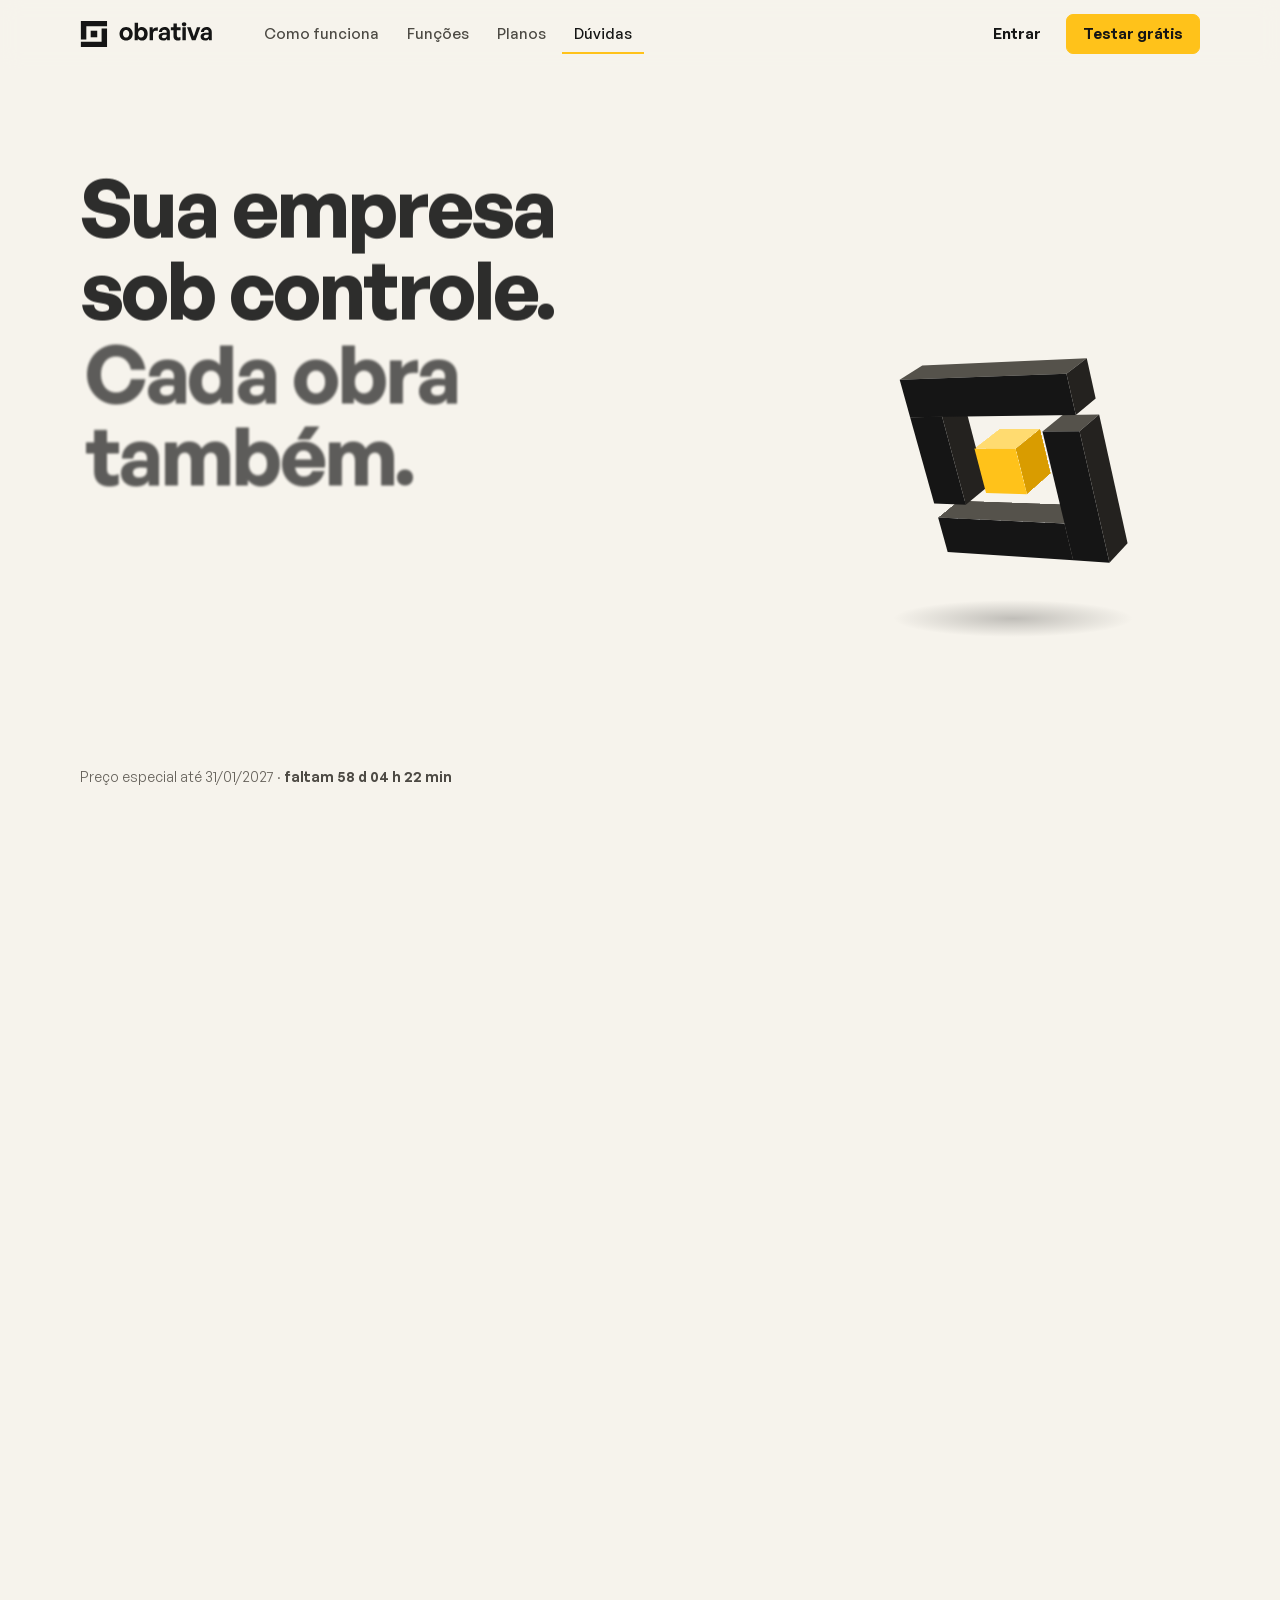
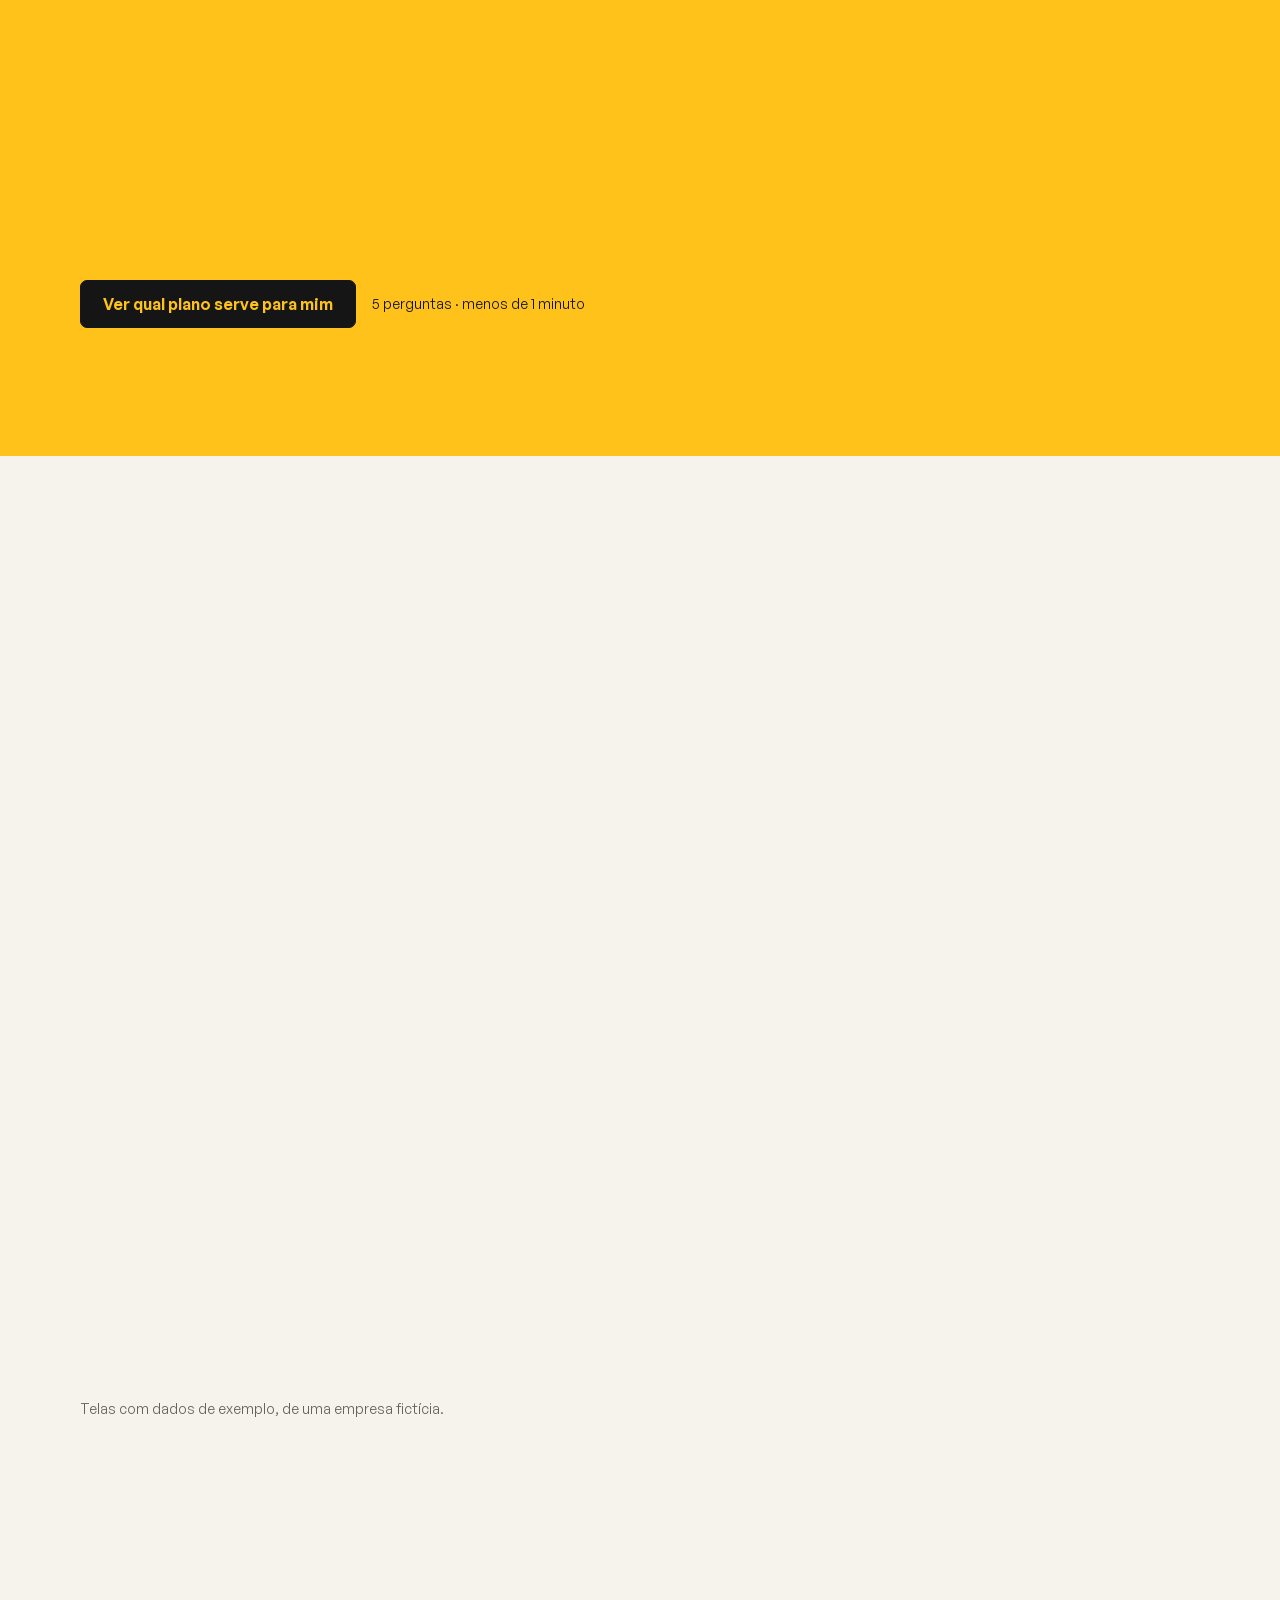
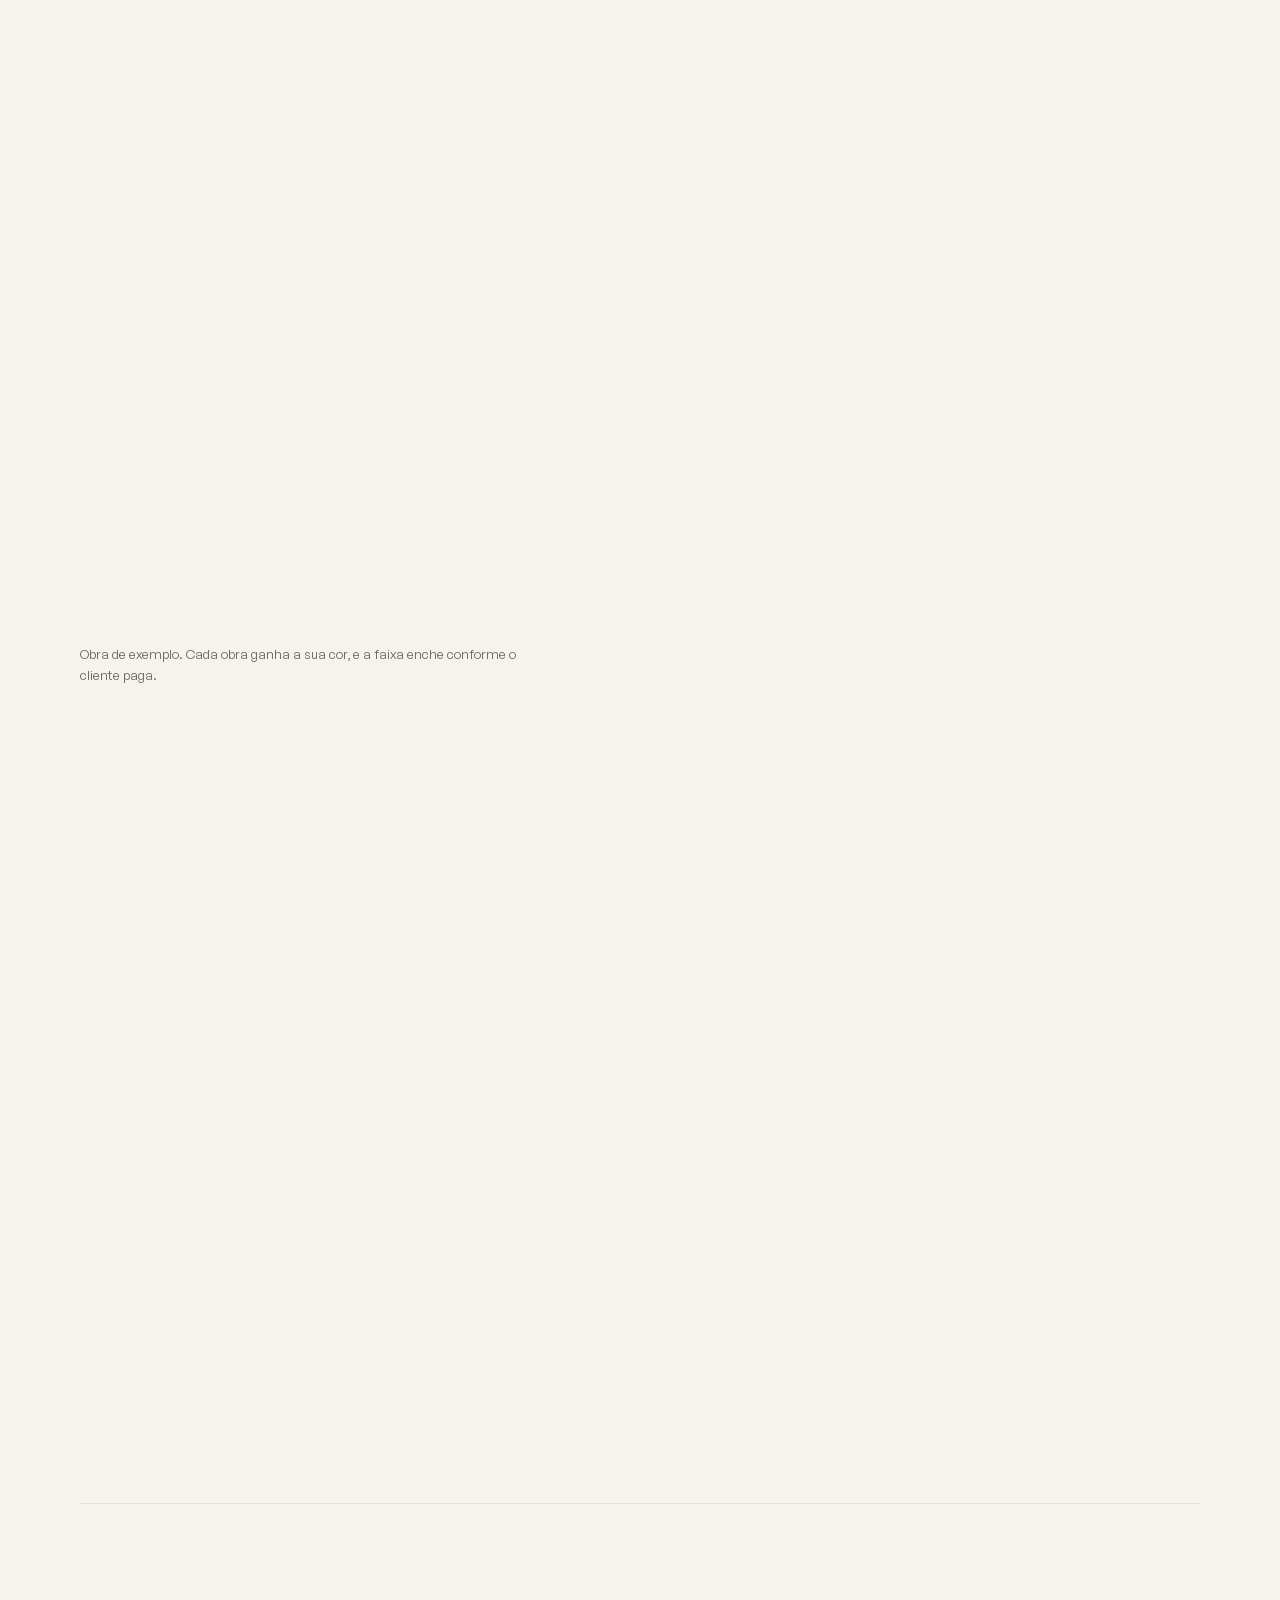
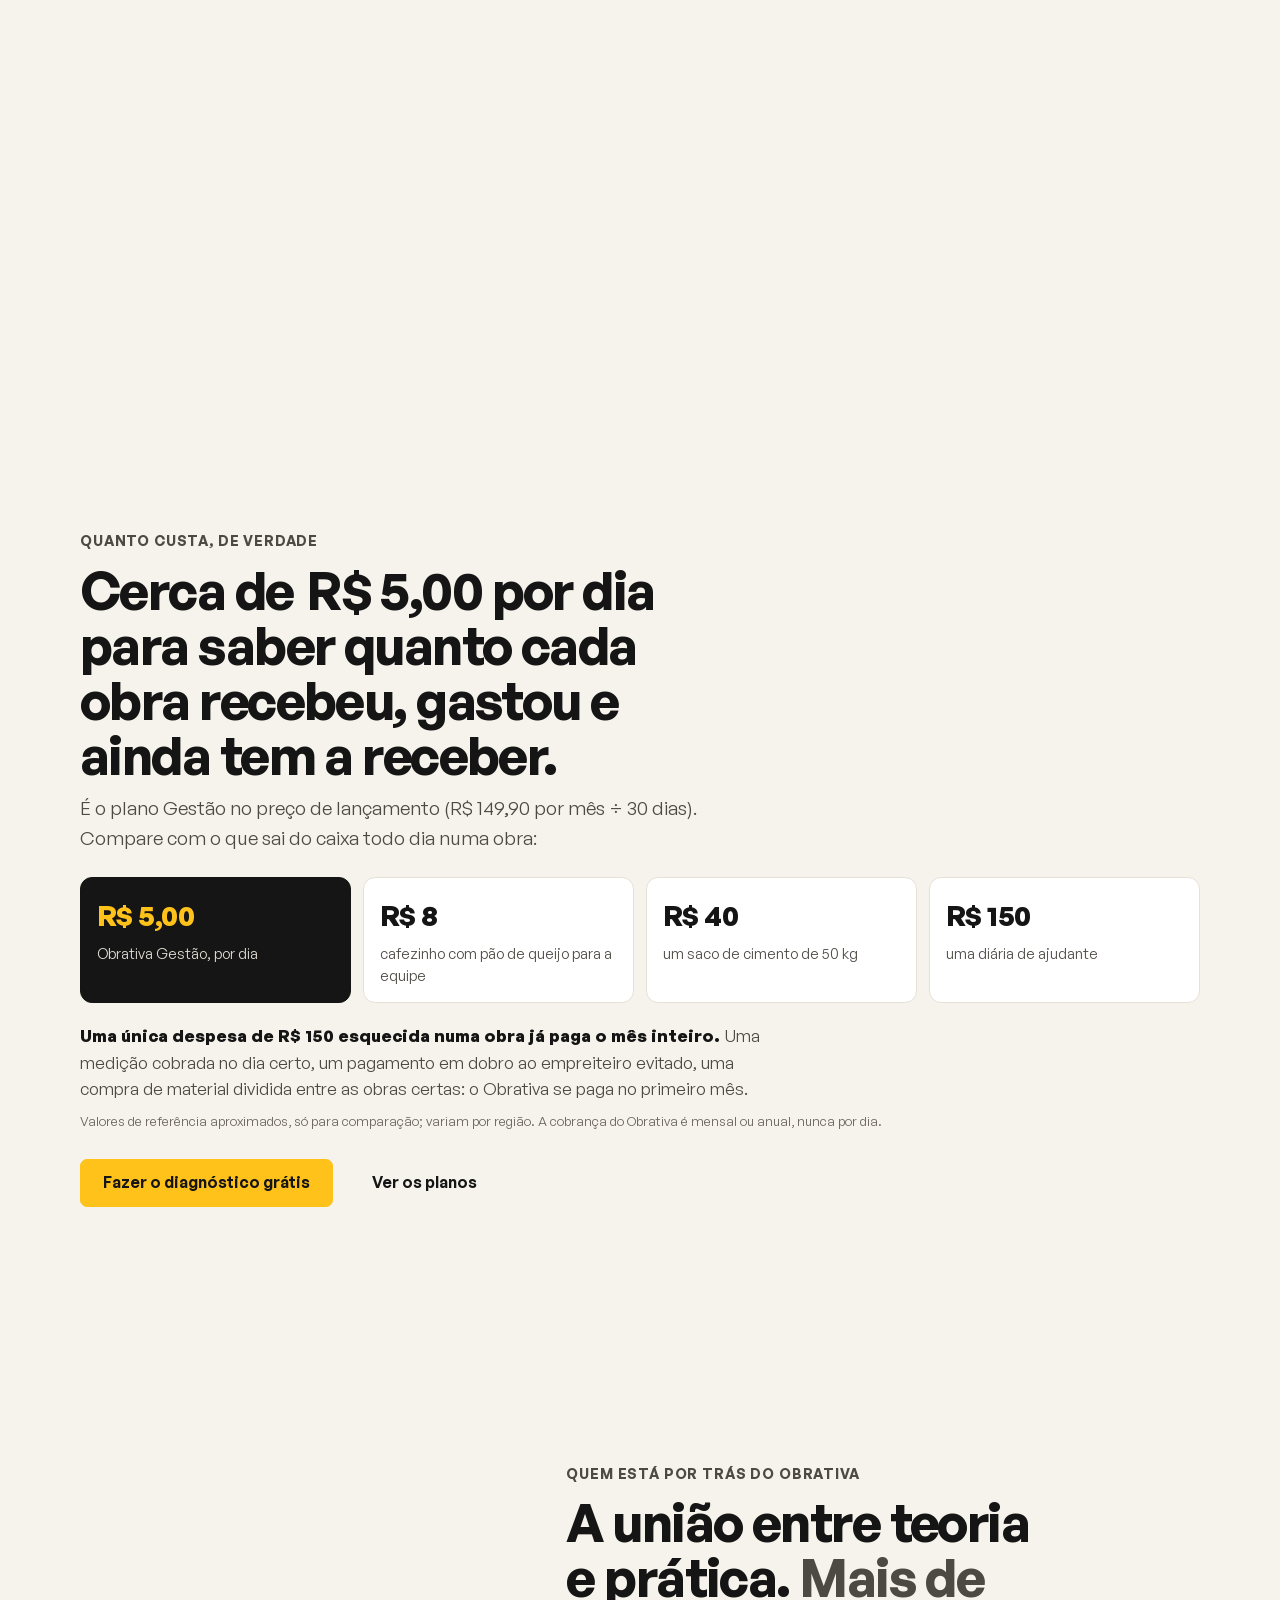
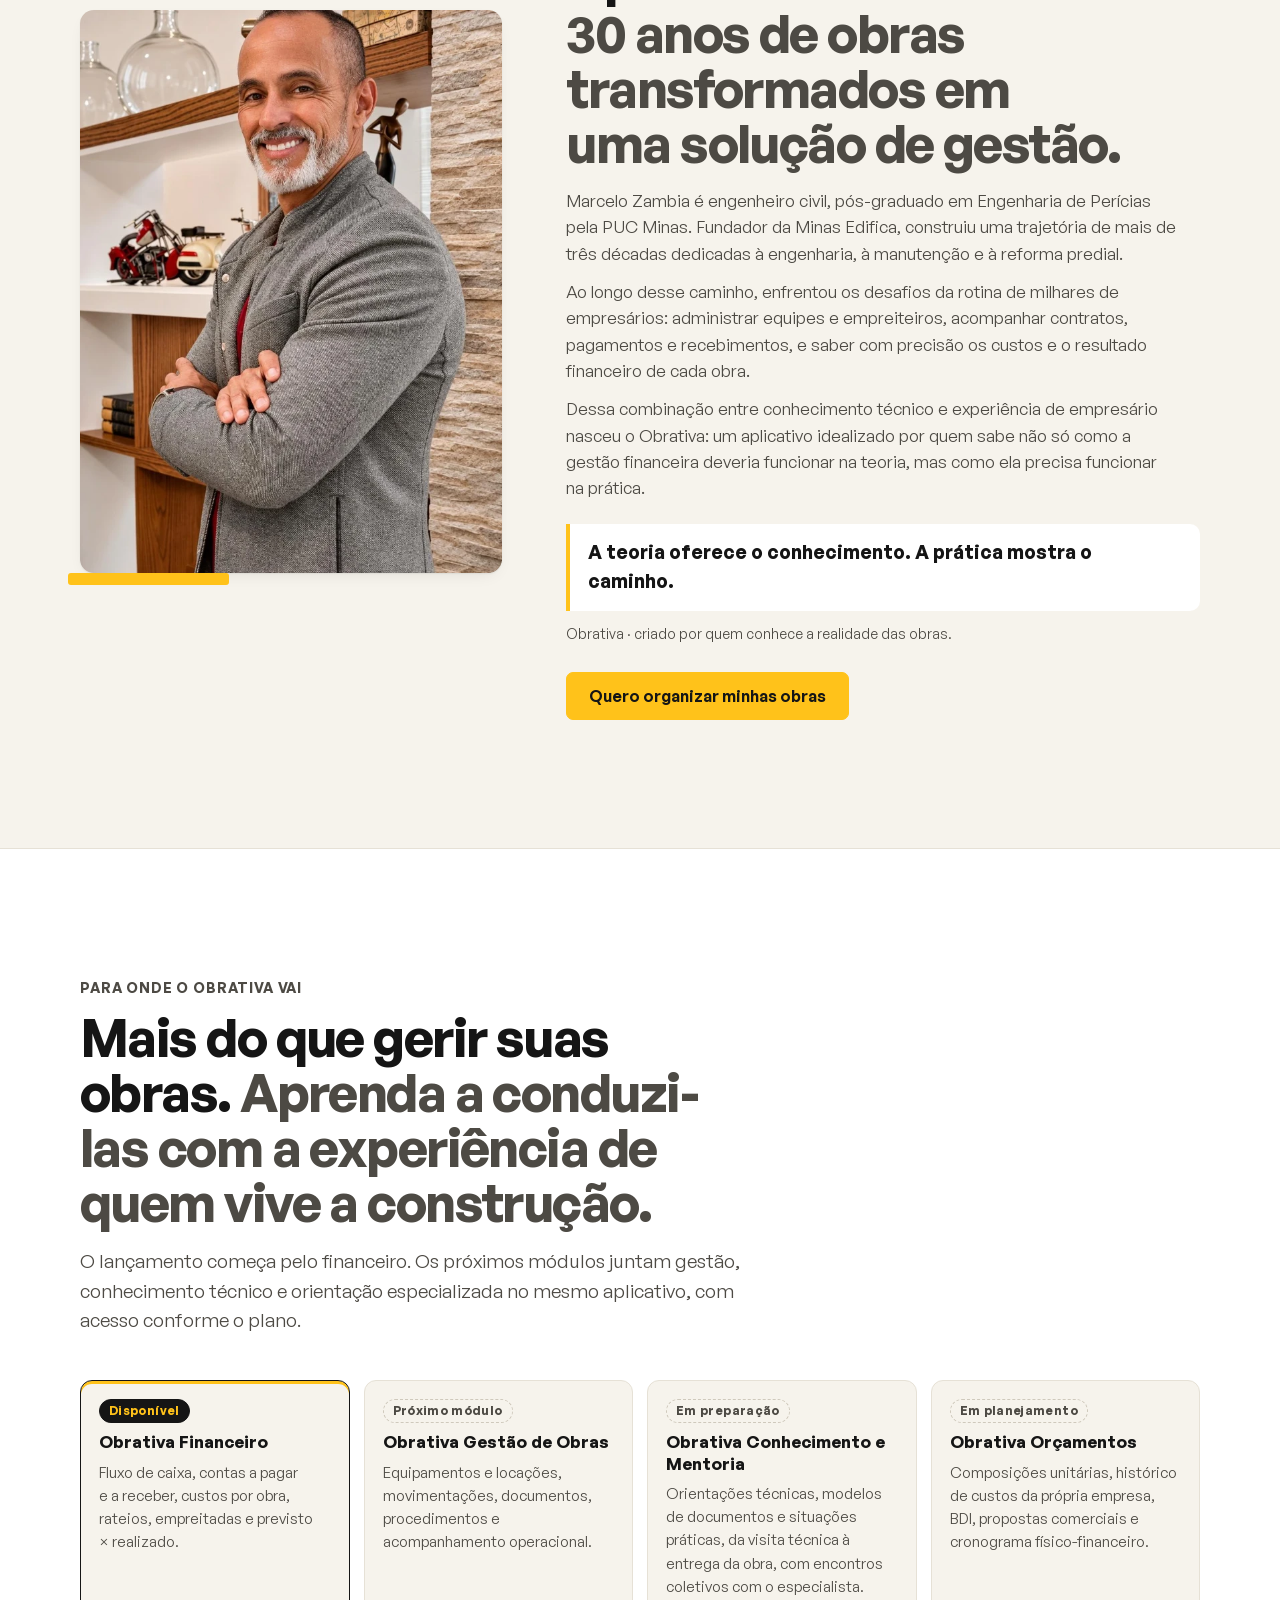
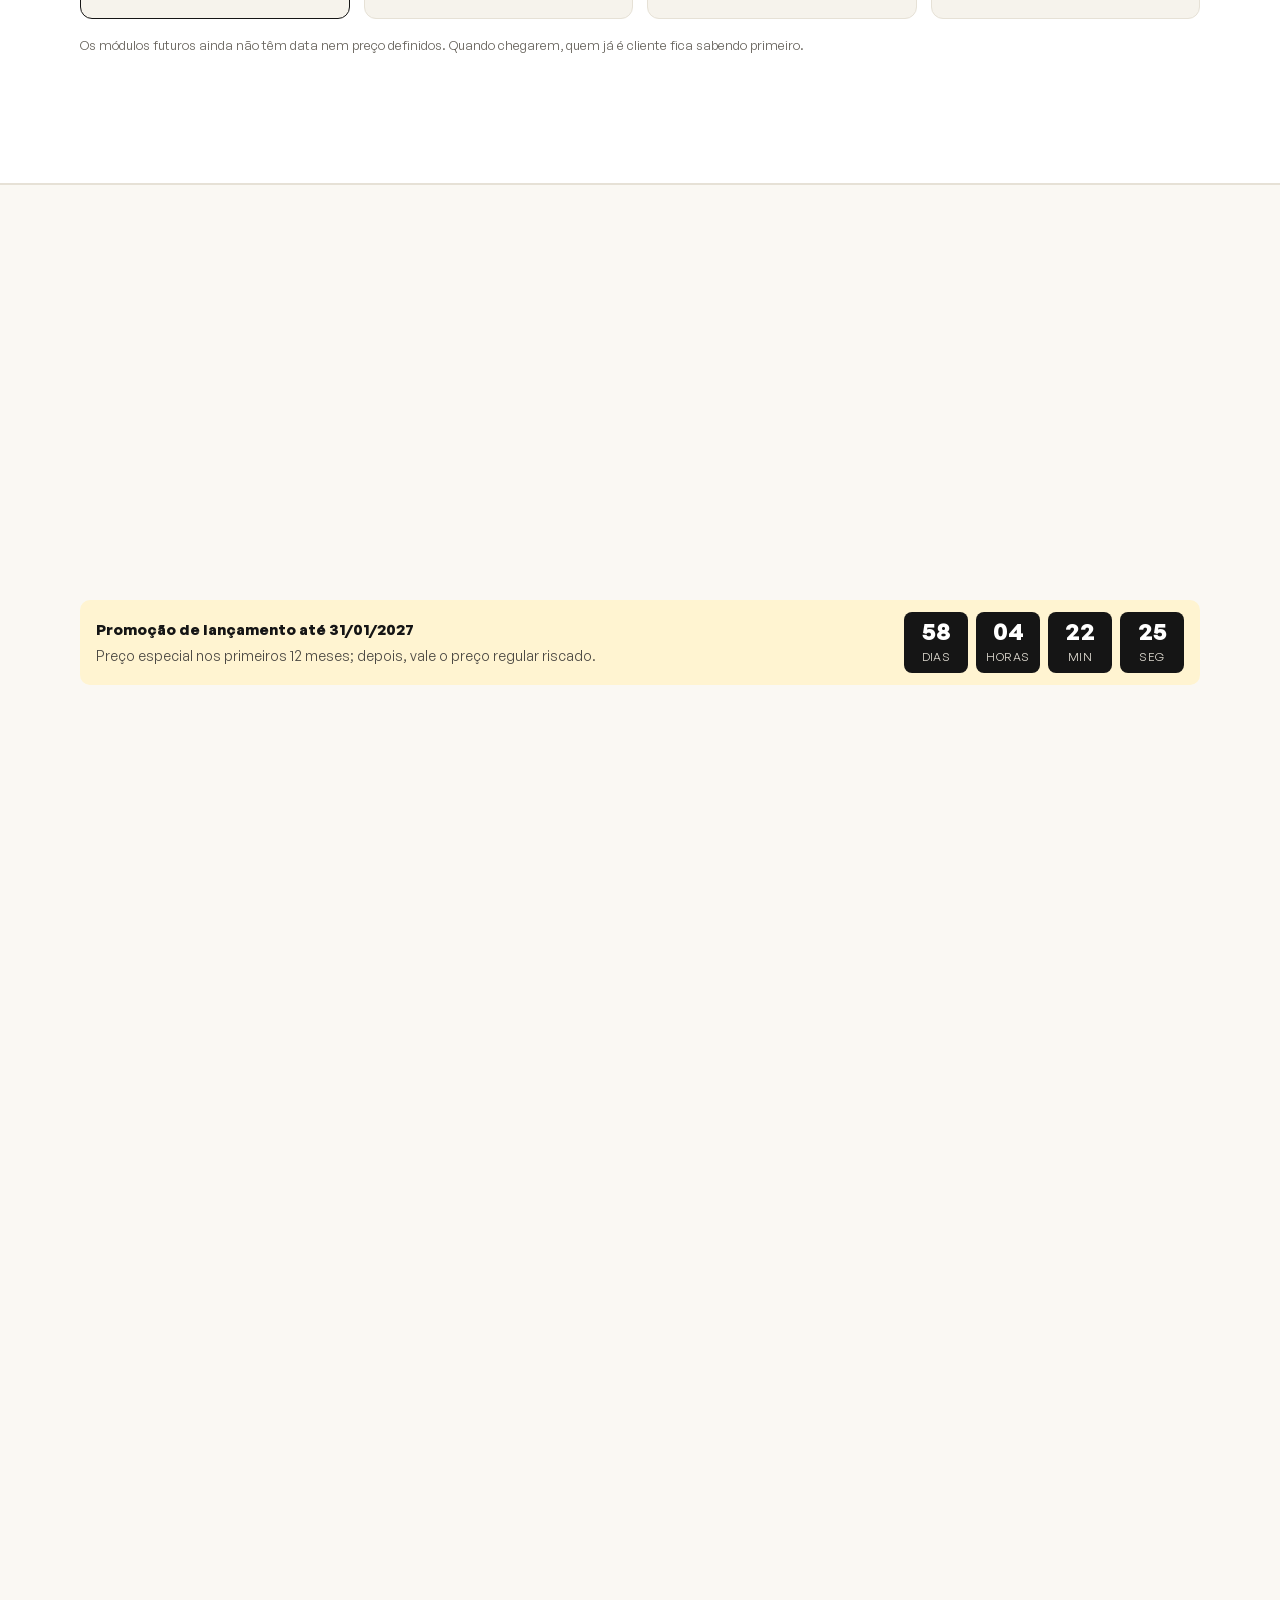
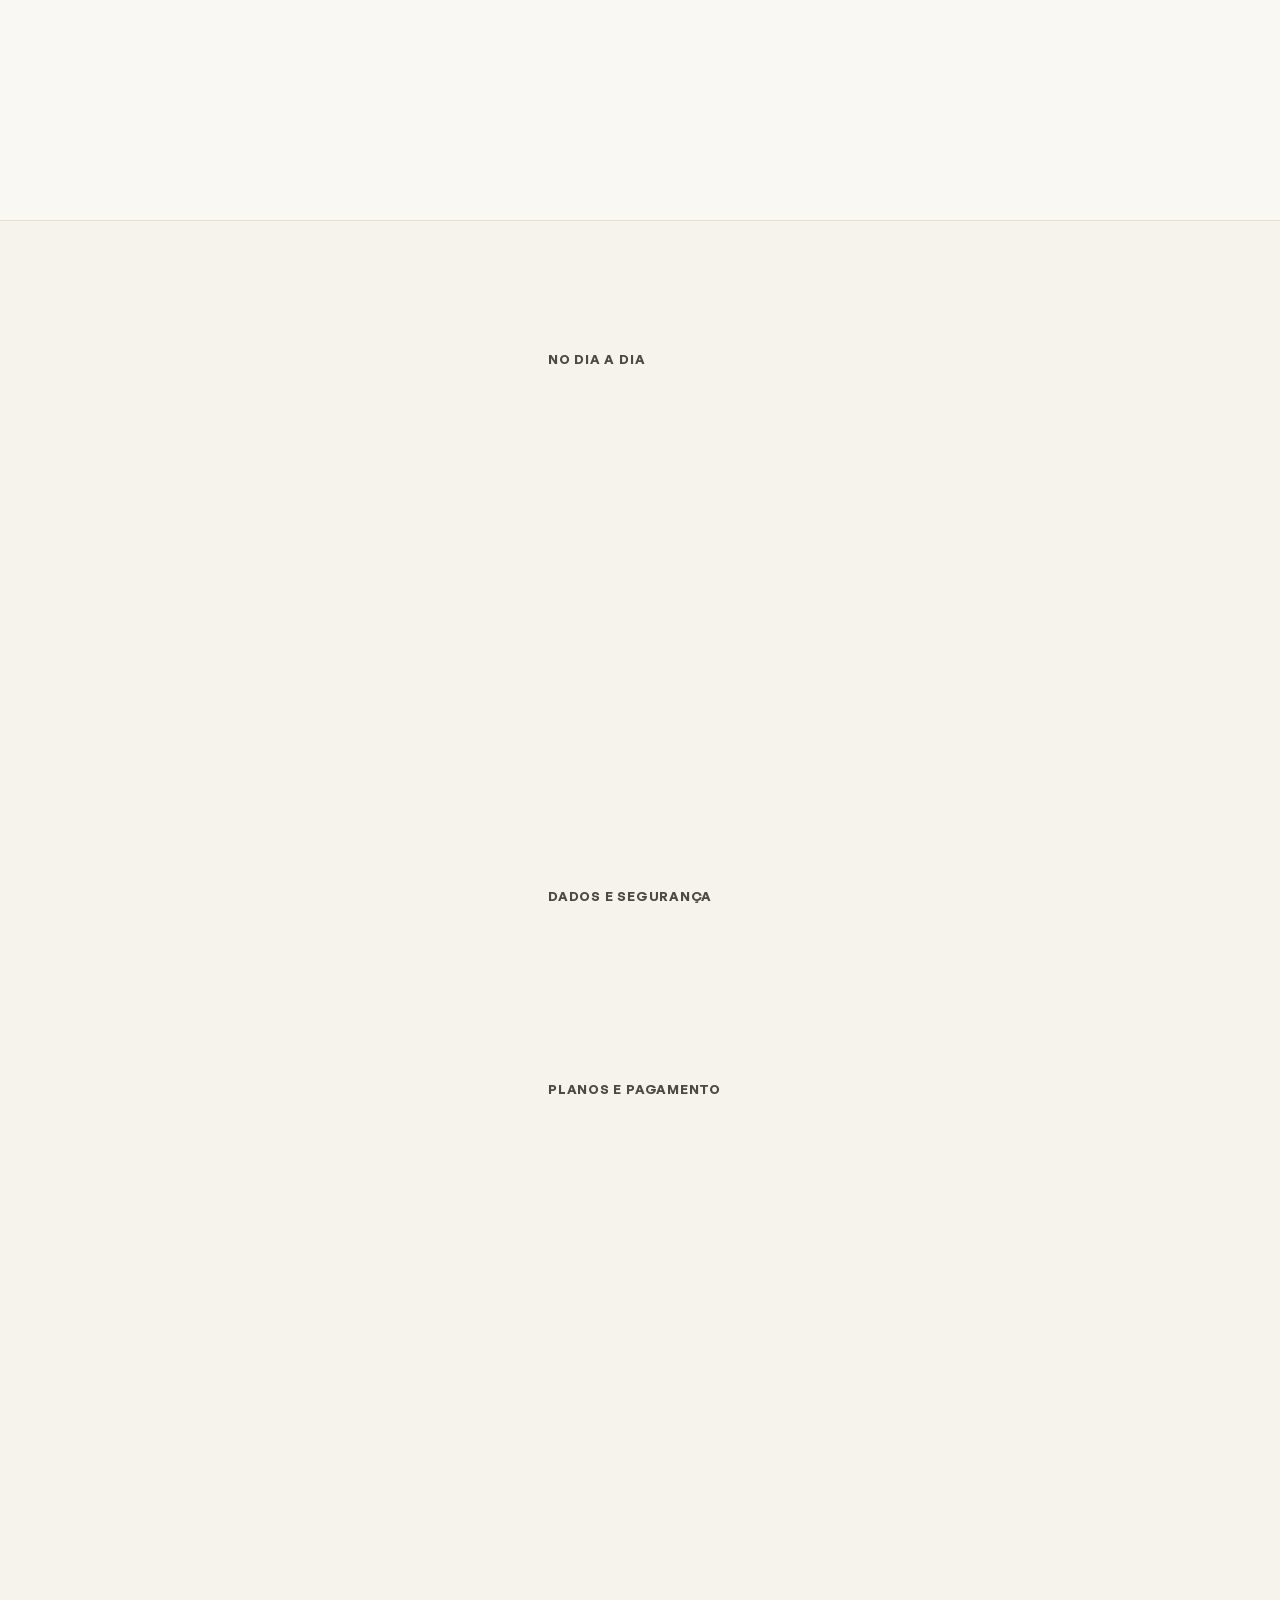
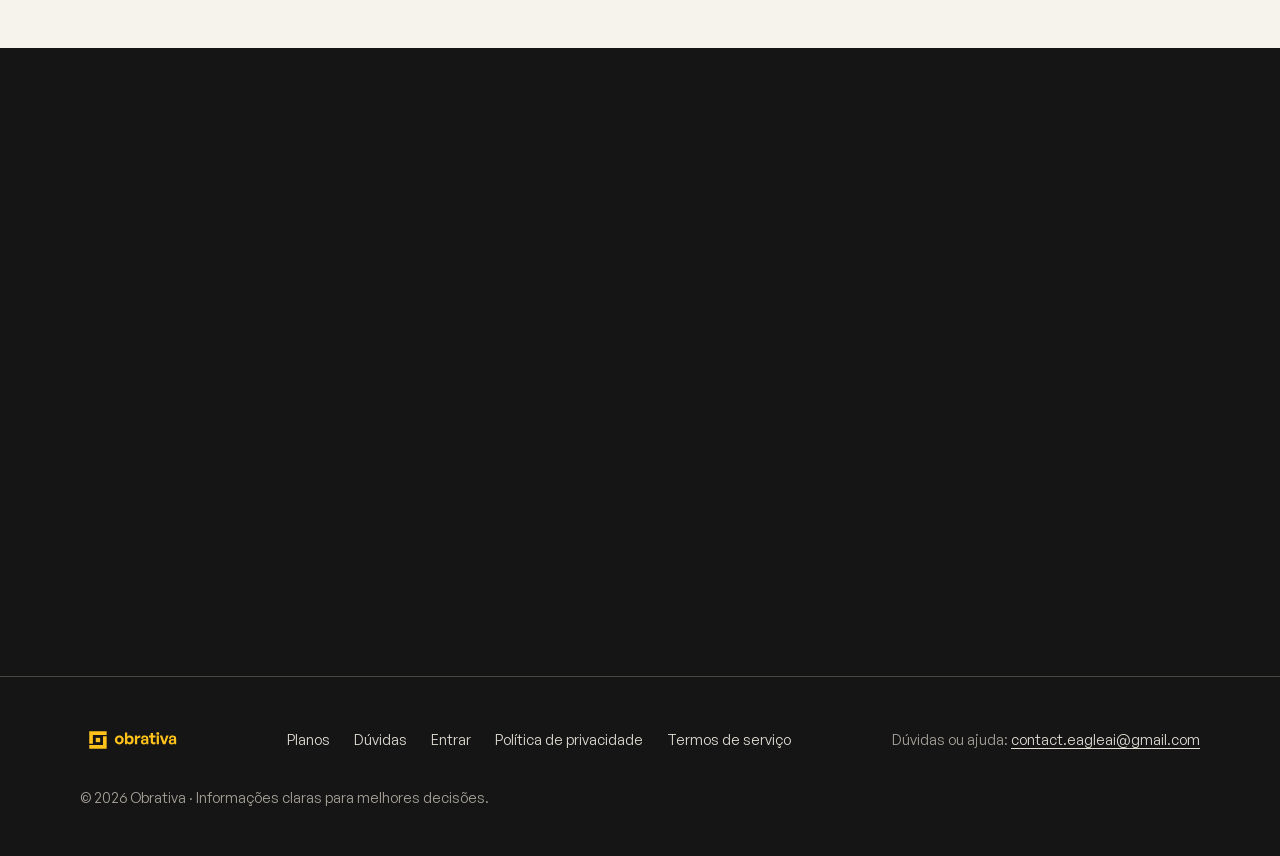
<file: index.html>
<!doctype html>
<html lang="pt-BR">
<head>
<meta charset="utf-8">
<meta http-equiv="Content-Security-Policy" content="default-src 'self'; script-src 'self' 'unsafe-inline'; style-src 'self' 'unsafe-inline'; img-src 'self' data:; media-src 'self'; font-src 'self'; connect-src 'self'; object-src 'none'; base-uri 'self'; form-action 'self'">
<meta name="referrer" content="strict-origin-when-cross-origin">
<script>if (window.top !== window.self) { document.documentElement.style.display = 'none'; try { window.top.location = window.self.location.href } catch (e) {} }</script>
<meta name="viewport" content="width=device-width, initial-scale=1">
<title>Obrativa · Financeiro para empresas de obras e reformas</title>
<meta name="description" content="Você lança o pagamento uma vez e sabe na hora quanto tem no banco e quanto cada obra recebeu, gastou e ainda tem a receber. Teste grátis por 7 dias.">
<meta name="theme-color" content="#151515">
<meta property="og:title" content="Obrativa · Sua empresa sob controle. Cada obra também.">
<meta property="og:description" content="Um lançamento, dois controles: o caixa da empresa e o financeiro de cada obra, juntos. Para empresas de reforma, manutenção predial e fachadas.">
<meta property="og:image" content="assets/video-capa.webp">
<meta property="og:locale" content="pt_BR">
<script>{ document.documentElement.classList.add('anima'); setTimeout(() => { if (!window.gsap) document.documentElement.classList.remove('anima') }, 3000) }</script>
<link rel="icon" href="assets/favicon.svg" type="image/svg+xml">
<link rel="preload" href="assets/GeneralSans-Variable.woff2" as="font" type="font/woff2" crossorigin>
<style>
@font-face {
  font-family: "General Sans";
  src: url("assets/GeneralSans-Variable.woff2") format("woff2");
  font-weight: 200 700;
  font-display: swap;
}

:root {
  --amarelo: #ffc21a;
  --amarelo-pressionado: #f2b200;
  --amarelo-fundo: #fff4d1;
  --preto: #151515;
  --grafite: #2a2926;
  --grafite-borda: #4a4843;
  --trilho-texto: #e2ded4;
  --trilho-suave: #a8a49b;
  --cal: #f6f3ec;
  --papel: #ffffff;
  --papel-2: #faf8f3;
  --filete: #e6e1d6;
  --filete-forte: #cfc9bc;
  --tinta-2: #4d4a44;
  --tinta-3: #67635c;
  --terracota: #b5452f;
  --terracota-fundo: #fbe9e4;
  --musgo: #3d7a3a;
  --musgo-fundo: #e7f1e3;

  --sombra-painel: 0 1px 2px rgb(21 21 21 / 0.06), 0 6px 18px -8px rgb(21 21 21 / 0.12);
  --sombra-tela: 0 2px 4px rgb(21 21 21 / 0.08), 0 40px 80px -40px rgb(21 21 21 / 0.45);
  --raio: 10px;
  --raio-campo: 7px;
  --largura: 1200px;
  --margem: clamp(16px, 4vw, 40px);
  --sai: cubic-bezier(0.16, 1, 0.3, 1);
}

*, *::before, *::after { box-sizing: border-box; }
html { scroll-behavior: smooth; scroll-padding-top: 80px; -webkit-text-size-adjust: 100%; scrollbar-color: var(--filete-forte) var(--cal); }
body {
  margin: 0;
  background: var(--cal);
  color: var(--preto);
  font-family: "General Sans", "Segoe UI Variable Text", "Segoe UI", system-ui, -apple-system, Roboto, Arial, sans-serif;
  font-size: 17px;
  line-height: 1.55;
  font-variant-numeric: tabular-nums;
  text-rendering: optimizeLegibility;
  -webkit-font-smoothing: antialiased;
  caret-color: var(--preto);
}
::selection { background: var(--amarelo); color: var(--preto); }
img, video, svg { display: block; max-width: 100%; }
a { color: inherit; text-underline-offset: 3px; text-decoration-thickness: 1px; }
:focus-visible { outline: 2px solid var(--preto); outline-offset: 3px; border-radius: 4px; }
.escuro :focus-visible { outline-color: var(--amarelo); }
h1, h2, h3 { margin: 0; font-weight: 650; text-wrap: balance; }
p { margin: 0; text-wrap: pretty; }
.envelope { width: 100%; max-width: var(--largura); margin: 0 auto; padding: 0 var(--margem); }
.pular { position: absolute; left: 12px; top: -60px; background: var(--amarelo); color: var(--preto); padding: 10px 14px; border-radius: var(--raio-campo); font-weight: 600; z-index: 100; text-decoration: none; }
.pular:focus { top: 12px; }
.icone { width: 20px; height: 20px; flex: none; fill: none; stroke: currentColor; stroke-width: 1.6; stroke-linecap: round; stroke-linejoin: round; }

/* Botões */
.btn {
  display: inline-flex; align-items: center; justify-content: center; gap: 8px;
  min-height: 48px; padding: 12px 22px; border-radius: var(--raio-campo);
  font: inherit; font-size: 16px; font-weight: 600; line-height: 1.2; text-decoration: none; cursor: pointer;
  border: 1px solid var(--filete-forte); background: var(--papel); color: var(--preto);
  transition: background-color 160ms var(--sai), border-color 160ms var(--sai), transform 120ms var(--sai);
  touch-action: manipulation;
}
.btn:hover { background: var(--papel-2); border-color: var(--grafite-borda); }
.btn:active { transform: scale(0.97); }
.btn.prim { background: var(--amarelo); border-color: var(--amarelo); }
.btn.prim:hover { background: var(--amarelo-pressionado); border-color: var(--amarelo-pressionado); }
.btn.preto { background: var(--preto); border-color: var(--preto); color: var(--cal); }
.btn.preto:hover { background: var(--grafite); border-color: var(--grafite); }
.btn.fant { border-color: transparent; background: transparent; }
.btn.fant:hover { background: rgb(21 21 21 / 0.05); border-color: transparent; }
.escuro .btn.fant { color: var(--cal); }
.escuro .btn.fant:hover { background: rgb(246 243 236 / 0.08); }
.btn.peq { min-height: 40px; padding: 8px 16px; font-size: 15px; }

/* Topo */
.topo { position: sticky; top: 0; z-index: 50; background: rgb(246 243 236 / 0.92); backdrop-filter: saturate(1.4) blur(10px); border-bottom: 1px solid transparent; transition: border-color 200ms; }
.topo.rolou { border-bottom-color: var(--filete); }
.topo .envelope { display: flex; align-items: center; gap: 28px; height: 68px; }
.topo .marca img { height: 28px; width: auto; }
.topo nav { display: flex; gap: 4px; margin-left: 12px; }
.topo nav a { text-decoration: none; font-size: 15px; font-weight: 500; color: var(--tinta-2); padding: 8px 12px; border-radius: var(--raio-campo); }
.topo nav a:hover { color: var(--preto); background: rgb(21 21 21 / 0.05); }
.topo nav a[aria-current] { color: var(--preto); box-shadow: inset 0 -2px 0 var(--amarelo); border-radius: 0; }
.topo .acoes { margin-left: auto; display: flex; gap: 8px; align-items: center; }

/* Abertura */
.abertura { padding: clamp(48px, 8vw, 96px) 0 0; position: relative; }
.abertura .grade-abertura { display: grid; grid-template-columns: minmax(0, 1.3fr) minmax(0, 0.7fr); gap: clamp(24px, 4vw, 56px); align-items: center; }
.abertura .texto { max-width: 820px; }
/* Símbolo em 3D: dois esquadros pretos fecham o quadrado em volta do caixa amarelo */
.figura { position: relative; width: 100%; max-width: 420px; aspect-ratio: 1; justify-self: end; }
.figura .cena { position: absolute; inset: 0; perspective: 1200px; perspective-origin: 50% 40%; }
.figura .chao { position: absolute; left: 18%; right: 18%; bottom: 7%; height: 10%; border-radius: 50%; background: radial-gradient(closest-side, rgb(21 21 21 / 0.24), rgb(21 21 21 / 0)); }
.simbolo3d, .simbolo3d * { transform-style: preserve-3d; }
.simbolo3d { position: absolute; left: 50%; top: 46%; width: 0; height: 0; }
.simbolo3d .giro, .simbolo3d .grupo, .simbolo3d .peca { position: absolute; left: 0; top: 0; width: 0; height: 0; }
.simbolo3d .face { position: absolute; backface-visibility: hidden; }
.abertura h1 { font-size: clamp(40px, 6.4vw, 80px); line-height: 1.02; letter-spacing: -0.035em; }
.marcado { background: linear-gradient(var(--amarelo), var(--amarelo)) 0 88% no-repeat; -webkit-box-decoration-break: clone; box-decoration-break: clone; padding: 0 0.06em; }
.abertura .sub { margin-top: 24px; font-size: clamp(18px, 1.6vw, 21px); line-height: 1.5; color: var(--tinta-2); max-width: 640px; }
.abertura .ctas { display: flex; flex-wrap: wrap; gap: 12px; margin-top: 32px; align-items: center; }
.abertura .preco-inicial { margin-top: 16px; font-size: 15px; color: var(--tinta-3); }
.abertura .preco-inicial b { color: var(--preto); font-weight: 600; }
.palco-tela { margin-top: clamp(48px, 7vw, 80px); position: relative; z-index: 2; }
.tela {
  border-radius: 12px; overflow: hidden; background: var(--papel);
  border: 1px solid var(--filete); box-shadow: var(--sombra-tela);
}
.tela img { width: 100%; height: auto; aspect-ratio: 1600 / 1000; display: block; }
@media (max-width: 760px) { .tela img { aspect-ratio: 750 / 938; } }
.tela { will-change: auto; }
.palco-tela .tela { margin-bottom: calc(-1 * clamp(60px, 10vw, 150px)); }
.publico { display: flex; flex-wrap: wrap; gap: 6px 22px; margin-top: 28px; font-size: 14.5px; color: var(--tinta-3); }
.publico b { color: var(--tinta-2); font-weight: 600; }

/* Dor (fundo preto) */
.escuro { background: var(--preto); color: var(--cal); }
.dor { padding: calc(clamp(60px, 10vw, 150px) + clamp(40px, 6vw, 72px)) 0 clamp(72px, 10vw, 128px); }
.dor .grade { display: grid; grid-template-columns: 1.05fr 0.95fr; gap: clamp(40px, 6vw, 88px); align-items: center; }
.dor h2 { font-size: clamp(32px, 4.2vw, 52px); line-height: 1.06; letter-spacing: -0.03em; }
.dor .lead { margin-top: 20px; color: var(--trilho-suave); font-size: 18px; max-width: 520px; }
.dores { list-style: none; margin: 40px 0 0; padding: 0; border-top: 1px solid var(--grafite-borda); }
.dores li { padding: 18px 0; border-bottom: 1px solid var(--grafite-borda); display: grid; grid-template-columns: 1fr; gap: 4px; }
.dores b { font-size: clamp(18px, 1.7vw, 21px); font-weight: 600; letter-spacing: -0.01em; }
.dores span { color: var(--trilho-suave); font-size: 15.5px; }

/* O mesmo lançamento, duas vezes */
.duplicado { position: relative; display: grid; gap: 14px; }
.duplicado .rot { font-size: 13px; font-weight: 600; color: var(--trilho-suave); letter-spacing: 0.02em; }
.lanc {
  display: grid; grid-template-columns: auto 1fr auto; gap: 4px 14px; align-items: center;
  background: var(--papel); color: var(--preto); border-radius: var(--raio); padding: 14px 16px;
  border: 1px solid var(--filete); box-shadow: var(--sombra-painel); font-size: 15px;
}
.lanc .data { font-size: 13px; color: var(--tinta-3); }
.lanc .quem { font-weight: 600; }
.lanc .det { grid-column: 2; font-size: 13px; color: var(--tinta-3); }
.lanc .valor { grid-row: 1 / span 2; grid-column: 3; color: var(--terracota); font-weight: 650; }
.lanc .ponto { width: 9px; height: 9px; border-radius: 50%; display: inline-block; margin-right: 6px; vertical-align: 1px; }
.duplicado .copia { opacity: 0.58; transform: translateX(18px) rotate(-1.2deg); filter: saturate(0.6); }
.duplicado .copia2 { opacity: 0.32; transform: translateX(36px) rotate(1deg); filter: saturate(0.4); }
.etiqueta-dup { margin-left: 8px; background: var(--terracota); color: #fff; font-size: 12px; font-weight: 600; padding: 3px 10px; border-radius: 999px; }
.duplicado-lugar { display: flex; flex-direction: column; gap: 10px; }
.duplicado-lugar .lugar { display: flex; align-items: center; font-size: 12.5px; color: var(--trilho-suave); font-weight: 600; }

/* Virada (amarelo) */
.virada { background: var(--amarelo); color: var(--preto); padding: clamp(72px, 10vw, 128px) 0; overflow: hidden; }
.virada .cab { max-width: 760px; }
.virada h2 { font-size: clamp(44px, 7vw, 96px); line-height: 0.98; letter-spacing: -0.04em; }
.virada .cab p { margin-top: 24px; font-size: clamp(18px, 1.6vw, 21px); max-width: 600px; }
.ramo { margin-top: clamp(48px, 6vw, 72px); display: grid; grid-template-columns: minmax(0, 1fr) 120px minmax(0, 1fr); align-items: center; }
.ramo .origem .rot, .ramo .destino .rot { font-size: 13px; font-weight: 600; margin-bottom: 8px; }
.ramo .origem .lanc { border-color: var(--preto); box-shadow: 0 1px 0 var(--preto), var(--sombra-painel); }
.ramo svg.linhas { width: 120px; height: 260px; overflow: visible; }
.ramo .linhas path { fill: none; stroke: var(--preto); stroke-width: 1.6; stroke-linecap: round; }
.ramo .destinos { display: grid; gap: 18px; }
.destino .cartao { background: var(--papel); border-radius: var(--raio); padding: 16px 18px; border: 1px solid rgb(21 21 21 / 0.12); box-shadow: var(--sombra-painel); }
.destino .titulo { display: flex; align-items: center; gap: 10px; font-weight: 650; font-size: 16px; }
.destino .titulo .ladrilho { width: 34px; height: 34px; border-radius: 8px; display: grid; place-items: center; background: var(--preto); color: var(--amarelo); }
.destino .linha-valor { display: flex; flex-wrap: wrap; align-items: baseline; justify-content: space-between; gap: 12px; margin-top: 12px; font-size: 14px; color: var(--tinta-2); }
.destino .numero { white-space: nowrap; font-weight: 650; color: var(--preto); font-size: 18px; }
.destino .numero .antes { color: var(--tinta-3); font-weight: 500; font-size: 14px; text-decoration: line-through; margin-right: 8px; }
.virada .rodape-ramo { margin-top: 36px; font-weight: 600; display: flex; gap: 10px; align-items: center; }

/* Movimento (GSAP). Sem JS ou com "reduzir movimento", tudo já aparece no lugar. */
.anima .abertura [data-entra] { opacity: 0; }
.linha-t { display: inline-block; }
.ramo .linhas path { stroke-dasharray: 160; }
.marcado { background-size: var(--grifo, 100%) 0.42em; }

/* Seções claras */
.secao { padding: clamp(72px, 10vw, 128px) 0; }
.secao h2 { font-size: clamp(32px, 4.2vw, 52px); line-height: 1.06; letter-spacing: -0.03em; max-width: 820px; }
.secao .lead { margin-top: 18px; font-size: 19px; color: var(--tinta-2); max-width: 640px; }

/* Vídeo */
.video-caixa { margin-top: 40px; position: relative; border-radius: 14px; overflow: hidden; background: var(--preto); box-shadow: var(--sombra-tela); aspect-ratio: 16 / 9; }
.video-caixa video { width: 100%; height: 100%; object-fit: cover; }
.video-caixa .tocar {
  position: absolute; inset: 0; display: grid; place-items: end start; padding: clamp(16px, 3vw, 32px); border: 0; cursor: pointer;
  background: linear-gradient(rgb(21 21 21 / 0) 40%, rgb(21 21 21 / 0.35)); color: var(--preto); font: inherit;
}
.video-caixa .tocar span { display: inline-flex; align-items: center; gap: 12px; background: var(--amarelo); padding: 16px 26px 16px 20px; border-radius: 999px; font-weight: 650; font-size: 17px; box-shadow: 0 12px 30px -10px rgb(21 21 21 / 0.5); transition: transform 200ms var(--sai); }
.video-caixa .tocar:hover span { transform: scale(1.04); }
.video-caixa .tocar svg { width: 22px; height: 22px; fill: var(--preto); }
.video-caixa.tocando .tocar { display: none; }
.nota { margin-top: 12px; font-size: 14px; color: var(--tinta-3); }

/* As cinco perguntas */
.perguntas .grade { display: grid; grid-template-columns: 0.9fr 1.1fr; gap: clamp(40px, 6vw, 80px); align-items: center; margin-top: 48px; }
.ficha { background: var(--papel); border: 1px solid var(--filete); border-radius: 14px; box-shadow: var(--sombra-painel); padding: 22px 24px 18px; }
.ficha .nome { display: flex; align-items: center; gap: 10px; font-weight: 650; font-size: 19px; }
.ficha .nome .ponto { width: 10px; height: 10px; border-radius: 50%; background: #566170; }
.ficha .tag { margin-left: auto; font-size: 12px; font-weight: 600; padding: 2px 9px; border-radius: 999px; background: var(--musgo-fundo); color: #2f6a2c; border: 1px solid #c8dfc1; }
.ficha dl { margin: 16px 0 0; }
.ficha .q { display: flex; justify-content: space-between; align-items: baseline; gap: 16px; padding: 12px 0; border-top: 1px solid var(--filete); }
.ficha dt { color: var(--tinta-2); font-size: 16px; }
.ficha dd { margin: 0; font-weight: 650; font-size: 18px; white-space: nowrap; }
.ficha .q.saldo dd { color: var(--musgo); }
.ficha .q.destaque { background: var(--amarelo-fundo); margin: 0 -24px; padding: 12px 24px; border-top-color: #f2d77a; }
.fita-bloco { margin-top: 8px; padding-top: 14px; border-top: 1px solid var(--filete); }
.fita-bloco .rot { display: flex; justify-content: space-between; font-size: 13px; font-weight: 600; color: var(--tinta-2); }
.fita { display: grid; grid-template-columns: repeat(7, 1fr); gap: 3px; height: 22px; margin-top: 8px; }
.fita i { border-radius: 4px; background: var(--papel-2); border: 1px dashed var(--filete-forte); position: relative; overflow: hidden; }
.fita i.cheio { border: 0; background: var(--t); }
.fita i.parcial { border: 1px solid var(--filete-forte); }
.fita i.parcial b { position: absolute; inset: 0 auto 0 0; width: var(--p); background: var(--t); }
.fita i.cheio, .fita i.parcial b { transform-origin: left center; }
.fita-bloco .escala { display: flex; justify-content: space-between; font-size: 12px; color: var(--tinta-3); margin-top: 6px; }
.exemplo { margin-top: 12px; font-size: 13px; color: var(--tinta-3); }

/* Funções */
.funcao { display: grid; grid-template-columns: 0.8fr 1.2fr; gap: clamp(32px, 5vw, 72px); align-items: center; padding: clamp(40px, 5vw, 64px) 0; border-top: 1px solid var(--filete); }
.funcao:first-of-type { border-top: 0; }
.funcao.inverte { grid-template-columns: 1.2fr 0.8fr; }
.funcao.inverte .texto { order: 2; }
.funcao h3 { font-size: clamp(24px, 2.4vw, 30px); line-height: 1.15; letter-spacing: -0.02em; }
.funcao p { margin-top: 14px; color: var(--tinta-2); }
.funcao ul { list-style: none; padding: 0; margin: 18px 0 0; display: grid; gap: 10px; }
.funcao li { display: flex; gap: 10px; font-size: 16px; }
.funcao li .icone { color: var(--musgo); margin-top: 3px; width: 18px; height: 18px; }
.plano-tag { display: inline-block; margin-top: 18px; font-size: 13px; font-weight: 600; color: var(--tinta-2); padding: 3px 10px; border: 1px solid var(--filete-forte); border-radius: 999px; background: var(--papel); }
.visao { background: var(--papel); border-top: 1px solid var(--filete); border-bottom: 1px solid var(--filete); }
.visao h2 { max-width: 22ch; }
.visao h2 em { font-style: normal; color: var(--tinta-2); }
.visao .lead { max-width: 62ch; }
.modulos { margin-top: clamp(28px, 4vw, 44px); display: grid; grid-template-columns: repeat(4, minmax(0, 1fr)); gap: 14px; }
.modulo { border: 1px solid var(--filete); border-radius: 12px; padding: 18px 18px 20px; background: var(--cal); display: flex; flex-direction: column; gap: 8px; }
.modulo b { font-size: 17px; font-weight: 650; line-height: 1.25; }
.modulo p { margin: 0; font-size: 15px; color: var(--tinta-2); }
.modulo-selo { align-self: flex-start; font-size: 12px; font-weight: 650; letter-spacing: 0.03em; padding: 2px 9px; border-radius: 999px; border: 1px dashed var(--filete-forte); color: var(--tinta-2); }
.modulo.atual { border-color: var(--preto); box-shadow: inset 0 3px 0 var(--amarelo); }
.modulo.atual .modulo-selo { border-style: solid; background: var(--preto); border-color: var(--preto); color: var(--amarelo); }
.visao .mini { margin-top: 16px; font-size: 13px; color: var(--tinta-3); }
@media (max-width: 980px) { .modulos { grid-template-columns: repeat(2, minmax(0, 1fr)); } }
@media (max-width: 560px) { .modulos { grid-template-columns: 1fr; } }
.mais-funcoes { margin-top: clamp(32px, 4vw, 48px); display: grid; grid-template-columns: repeat(3, 1fr); border-top: 1px solid var(--preto); }
.mais-funcoes div { padding: 22px 24px 22px 0; border-bottom: 1px solid var(--filete); }
.mais-funcoes div:not(:nth-child(3n + 1)) { padding-left: 24px; border-left: 1px solid var(--filete); }
.mais-funcoes b { display: block; font-size: 17px; font-weight: 650; }
.mais-funcoes span { display: block; margin-top: 6px; font-size: 15px; color: var(--tinta-2); }

/* Promoção de lançamento: preço regular riscado (o traço desenha ao aparecer) e contagem regressiva real até 31/01/2027 */
.riscado-anim { position: relative; text-decoration: none; color: var(--tinta-3); white-space: nowrap; }
.riscado-anim::after { content: ''; position: absolute; left: -3px; right: -3px; top: 50%; height: 2px; background: var(--terracota); border-radius: 2px; transform: rotate(-9deg) scaleX(0); transform-origin: left center; transition: transform 0.7s var(--sai) 0.2s; }
.riscado-anim.visivel::after { transform: rotate(-9deg) scaleX(1); }
@media (prefers-reduced-motion: reduce) { .riscado-anim::after { transition-duration: 0.3s; transition-delay: 0s; } }
.escuro .riscado-anim { color: var(--trilho-suave); }
.plano .de-preco { margin-top: 18px; font-size: 15px; display: flex; align-items: baseline; gap: 6px; flex-wrap: wrap; }
.plano .de-preco + .valor { margin-top: 2px; }
.rotulo-de { font-size: 13px; color: var(--tinta-3); }
.plano.principal .rotulo-de { color: var(--trilho-suave); }
.desconto { font-size: 12.5px; font-weight: 700; background: var(--terracota); color: #fff; border-radius: 999px; padding: 1px 8px; }
.promo-selo { display: inline-block; font-size: 12.5px; font-weight: 700; background: var(--preto); color: var(--amarelo); border-radius: 999px; padding: 2px 10px; margin-right: 2px; align-self: center; }
.abertura .preco-inicial { display: flex; flex-wrap: wrap; align-items: baseline; gap: 4px 8px; font-size: 16px; color: var(--tinta-2); }
.abertura .preco-inicial b { color: var(--preto); font-size: 18px; }
.abertura .preco-inicial .sep { color: var(--filete-forte); }
.contador-linha { margin-top: 4px; font-size: 14px; color: var(--tinta-3); }
.contador-linha [data-contador] { font-weight: 600; color: var(--tinta-2); }
.oferta-lancamento { display: flex; flex-wrap: wrap; align-items: center; justify-content: space-between; gap: 14px 24px; max-width: none !important; }
.oferta-lancamento > div:first-child { flex: 1 1 380px; }
.oferta-lancamento > div:first-child span { display: block; margin-top: 4px; font-size: 14px; color: var(--tinta-2); }
.contador { display: flex; gap: 8px; }
.contador .un { min-width: 64px; text-align: center; background: var(--preto); color: var(--papel); border-radius: 8px; padding: 6px 8px; }
.contador .un b { display: block; font-size: 24px; line-height: 1.1; font-variant-numeric: tabular-nums; }
.contador .un small { font-size: 11.5px; color: var(--trilho-texto); letter-spacing: 0.04em; text-transform: uppercase; }
.contador-final { margin-top: 12px; font-weight: 650; color: var(--amarelo); }
.cta-linha { display: flex; flex-wrap: wrap; gap: 10px 16px; align-items: center; margin-top: 28px; }
.cta-linha span { font-size: 14px; color: var(--tinta-3); }
.escuro .cta-linha span { color: var(--trilho-suave); }
/* Na faixa amarela (Um lançamento. Dois controles.): botão preto e texto escuro, para não sumir no amarelo */
.virada .cta-linha span { color: var(--preto); }
.virada .cta-linha .btn.prim { background: var(--preto); border-color: var(--preto); color: var(--amarelo); }
.virada .cta-linha .btn.prim:hover { background: #2a2926; border-color: #2a2926; }
/* Quanto custa por dia */
.por-dia h2 { max-width: 24ch; }
.por-dia .lead { margin-top: 12px; }
.comparativo { display: grid; grid-template-columns: repeat(4, minmax(0, 1fr)); gap: 12px; margin-top: 24px; }
.comp { background: var(--papel); border: 1px solid var(--filete); border-radius: 12px; padding: 16px; display: flex; flex-direction: column; gap: 4px; }
.comp b { font-size: 28px; letter-spacing: -0.02em; font-variant-numeric: tabular-nums; }
.comp span { font-size: 14.5px; color: var(--tinta-2); }
.comp.destaque { background: var(--preto); border-color: var(--preto); }
.comp.destaque b { color: var(--amarelo); }
.comp.destaque span { color: var(--trilho-texto); }
.comp-conta { margin-top: 20px; max-width: 68ch; color: var(--tinta-2); }
.comp-conta b { color: var(--preto); }
.por-dia .mini { margin-top: 8px; font-size: 13px; color: var(--tinta-3); }
@media (max-width: 760px) {
  .comparativo { grid-template-columns: 1fr 1fr; }
  .contador .un { min-width: 56px; }
  .cta-linha .btn { flex: 1 1 100%; }
}

/* Fundador: credibilidade antes do preço (aditivo, cap. 16) */
.fundador-grade { display: grid; grid-template-columns: minmax(0, 0.8fr) minmax(0, 1.2fr); gap: clamp(28px, 5vw, 72px); align-items: center; }
.fundador-foto { margin: 0; position: relative; }
.fundador-foto img { display: block; width: 100%; height: auto; aspect-ratio: 630 / 840; object-fit: cover; border-radius: 14px; box-shadow: var(--sombra-painel); }
.fundador-foto::after { content: ''; position: absolute; left: -12px; bottom: -12px; width: 38%; height: 12px; background: var(--amarelo); border-radius: 3px; }
.fundador .sobretitulo, .por-dia .sobretitulo, .visao .sobretitulo { font-size: 14px; font-weight: 650; letter-spacing: 0.06em; text-transform: uppercase; color: var(--tinta-2); margin: 0 0 10px; }
.fundador h2 { margin: 0 0 18px; }
.fundador h2 em { font-style: normal; color: var(--tinta-2); }
.fundador-texto > p { color: var(--tinta-2); max-width: 62ch; }
.fundador-texto > p + p { margin-top: 12px; }
.fundador-frase { margin: 22px 0 0; padding: 14px 18px; border-left: 4px solid var(--amarelo); background: var(--papel); border-radius: 0 10px 10px 0; font-size: 19px; font-weight: 650; color: var(--preto); }
.fundador-assinatura { margin-top: 12px; font-size: 14px; color: var(--tinta-3); }
@media (max-width: 760px) {
  .fundador-grade { grid-template-columns: 1fr; }
  .fundador-foto { max-width: 320px; }
}

/* Planos */
.planos { background: var(--papel-2); border-top: 1px solid var(--filete); border-bottom: 1px solid var(--filete); }
.planos .cab { display: flex; flex-wrap: wrap; justify-content: space-between; align-items: end; gap: 24px; }
.periodo { position: relative; display: inline-flex; background: var(--papel); border: 1px solid var(--filete-forte); border-radius: 999px; padding: 4px; }
.periodo .pilula { position: absolute; left: 0; top: 4px; bottom: 4px; width: 0; border-radius: 999px; background: var(--preto); box-shadow: 0 2px 6px -2px rgb(21 21 21 / 0.4); }
.periodo button { position: relative; z-index: 1; font: inherit; font-size: 15px; font-weight: 600; border: 0; background: none; padding: 9px 18px; border-radius: 999px; cursor: pointer; color: var(--tinta-2); min-height: 40px; transition: color 220ms var(--sai); }
.periodo button[aria-pressed="true"] { color: var(--cal); }
.sem-pilula .periodo button[aria-pressed="true"] { background: var(--preto); }
.periodo small { font-weight: 500; opacity: 0.8; }
.cartoes { display: grid; grid-template-columns: repeat(3, 1fr); gap: 16px; margin-top: 40px; align-items: stretch; }
.plano { background: var(--papel); border: 1px solid var(--filete); border-radius: 14px; padding: 28px 26px; display: flex; flex-direction: column; box-shadow: var(--sombra-painel); }
.plano h3 { font-size: 24px; letter-spacing: -0.02em; display: flex; align-items: center; gap: 10px; }
.plano .frase { margin-top: 6px; color: var(--tinta-2); font-size: 15.5px; min-height: 2.9em; }
.plano .dia { margin-top: 4px; font-size: 15px; font-weight: 600; color: var(--tinta-2); }
.plano .dia:empty { display: none; }
.plano .limites { margin-top: 6px; font-size: 14px; font-weight: 600; }
.plano .renovacao { margin-top: 4px; font-size: 13.5px; color: var(--tinta-3); }
.escuro .plano .dia, .plano.escuro .dia { color: var(--trilho-texto); }
.plano.escuro .renovacao { color: var(--trilho-suave); }
.oferta-lancamento { margin: 24px 0 0; padding: 12px 16px; border-radius: 10px; background: var(--amarelo-fundo); font-size: 15px; max-width: 72ch; }
.plano .frase .sem-obra { display: block; font-size: 14px; color: var(--tinta-3); }
.plano .valor { margin-top: 22px; display: flex; align-items: baseline; gap: 6px; }
.plano .valor b { font-size: 46px; font-weight: 650; letter-spacing: -0.035em; line-height: 1; }
.plano .valor span { color: var(--tinta-3); font-size: 15px; }
.plano .equiv { margin-top: 6px; font-size: 14px; color: var(--tinta-3); min-height: 1.5em; }
.plano .btn { margin-top: 22px; width: 100%; }
.plano ul { list-style: none; padding: 0; margin: 24px 0 0; display: grid; gap: 11px; font-size: 15.5px; }
.plano li { display: flex; gap: 10px; }
.plano li .icone { color: var(--musgo); width: 18px; height: 18px; margin-top: 3px; }
.plano li.base { font-weight: 600; }
@media (hover: hover) {
  .plano { transition: box-shadow 260ms var(--sai), translate 260ms var(--sai); }
  .plano:hover { translate: 0 -3px; box-shadow: 0 2px 4px rgb(21 21 21 / 0.06), 0 22px 40px -22px rgb(21 21 21 / 0.35); }
}
.plano .valor b, .plano .valor span, .plano .equiv { display: inline-block; }
.plano.principal { background: var(--preto); color: var(--cal); border-color: var(--preto); transform: translateY(-8px); box-shadow: 0 30px 60px -30px rgb(21 21 21 / 0.6); }
.plano.principal .frase, .plano.principal .valor span, .plano.principal .equiv { color: var(--trilho-suave); }
.plano.principal li .icone { color: var(--amarelo); }
.plano .selo { font-size: 12px; font-weight: 600; color: var(--preto); background: var(--amarelo); padding: 3px 10px; border-radius: 999px; letter-spacing: 0; }
.planos .rodape { margin-top: 32px; display: flex; flex-wrap: wrap; gap: 8px 28px; font-size: 15px; color: var(--tinta-2); }
.planos .rodape span { display: inline-flex; gap: 8px; align-items: center; }
.planos .rodape .icone { width: 18px; height: 18px; color: var(--musgo); }

/* Dúvidas */
.duvidas .grade { display: grid; grid-template-columns: 0.75fr 1.25fr; gap: clamp(32px, 6vw, 96px); align-items: start; }
.duvidas .lead { font-size: 17px; }
.faq details { border-top: 1px solid var(--filete-forte); }
.faq details:last-child { border-bottom: 1px solid var(--filete-forte); }
.faq-grupo + .faq-grupo { margin-top: 28px; }
.faq-grupo h3 { font-size: 13px; font-weight: 650; letter-spacing: 0.06em; text-transform: uppercase; color: var(--tinta-2); margin: 0 0 6px; }
.faq summary { list-style: none; cursor: pointer; display: flex; justify-content: space-between; gap: 20px; align-items: center; padding: 20px 0; font-weight: 600; font-size: 18px; }
.faq summary::-webkit-details-marker { display: none; }
.faq summary .icone { transition: transform 240ms var(--sai); }
.faq details[open] summary .icone { transform: rotate(45deg); }
.faq .resposta { margin: 0 0 18px; background: var(--papel); border: 1px solid var(--filete); border-radius: 12px; box-shadow: var(--sombra-painel); overflow: hidden; }
.faq .resposta p { padding: 18px 22px; color: var(--tinta-2); max-width: 68ch; }

/* Chamada final */
.final { padding: clamp(80px, 11vw, 144px) 0; text-align: left; }
.final .envelope { display: grid; grid-template-columns: 1fr auto; gap: 40px; align-items: end; }
.final h2 { font-size: clamp(36px, 5.4vw, 72px); line-height: 1.02; letter-spacing: -0.035em; max-width: 860px; }
.final h2 em { font-style: normal; color: var(--amarelo); }
.final p { margin-top: 20px; color: var(--trilho-suave); font-size: 18px; }
.final .ctas { display: flex; flex-direction: column; gap: 10px; align-items: stretch; min-width: 260px; }

.pe { background: var(--preto); color: var(--trilho-suave); border-top: 1px solid var(--grafite-borda); padding: 40px 0 48px; font-size: 14.5px; }
.pe .envelope { display: flex; flex-wrap: wrap; gap: 24px 48px; align-items: center; justify-content: space-between; }
.pe img { height: 36px; width: auto; }
.pe nav { display: flex; flex-wrap: wrap; gap: 8px 24px; }
.pe a { text-decoration: none; color: var(--trilho-texto); }
.pe nav a { padding: 11px 0; }
.pe .contato a { text-decoration: underline; text-underline-offset: 3px; }
.pe a:hover { color: var(--amarelo); }

@media (max-width: 1000px) {
  /* Tablet e celular: título e símbolo 3D lado a lado (título maior); o resto do texto embaixo, na largura toda */
  .abertura .grade-abertura { grid-template-columns: minmax(0, 1fr) clamp(92px, 27vw, 240px); grid-template-areas: 'titulo figura' 'resto resto'; column-gap: clamp(8px, 3vw, 28px); row-gap: 0; align-items: center; }
  .abertura .texto { display: contents; }
  .abertura h1 { grid-area: titulo; }
  .abertura .texto > :not(h1) { grid-column: 1 / -1; }
  .figura { grid-area: figura; max-width: none; justify-self: end; margin: 0; }
  .topo nav { display: none; }
  .dor .grade, .perguntas .grade, .duvidas .grade { grid-template-columns: 1fr; }
  .funcao, .funcao.inverte { grid-template-columns: 1fr; }
  .funcao.inverte .texto { order: 0; }
  .cartoes { grid-template-columns: 1fr; max-width: 520px; }
  .plano.principal { transform: none; order: -1; }
  .mais-funcoes { grid-template-columns: 1fr 1fr; }
  .mais-funcoes div:not(:nth-child(3n + 1)) { padding-left: 0; border-left: 0; }
  .mais-funcoes div:nth-child(2n) { padding-left: 20px; border-left: 1px solid var(--filete); }
  .final .envelope { grid-template-columns: 1fr; }
  .final .ctas { flex-direction: row; flex-wrap: wrap; }
}
@media (max-width: 400px) {
  .abertura h1 { font-size: 34px; }
  .abertura .grade-abertura { grid-template-columns: minmax(0, 1fr) 88px; }
}
@media (max-width: 760px) {
  body { font-size: 16px; }
  .topo .acoes .btn, .periodo button { min-height: 44px; }
  .resposta a, .pe .contato a { display: inline-block; padding: 12px 0; margin: -12px 0; }
  .topo .envelope { height: 60px; gap: 12px; }
  .topo .marca img { height: 24px; }
  .topo .entrar { padding-inline: 10px; border-color: transparent; }
  .topo .acoes { gap: 4px; }
  .ramo { grid-template-columns: 1fr; }
  .ramo { gap: 20px; }
  .ramo svg.linhas { display: none; }
  .com-movimento .ramo .destino { transform: translateY(12px); }
  .abertura .ctas .btn { flex: 1 1 100%; }
  .mais-funcoes { grid-template-columns: 1fr; }
  .mais-funcoes div:nth-child(2n) { padding-left: 0; border-left: 0; }
  .ficha { padding: 18px 16px 14px; }
  .ficha .q.destaque { margin: 0 -16px; padding: 12px 16px; }
  .ficha dt { font-size: 15px; }
  .ficha dd { font-size: 16px; }
  .duplicado .copia { transform: rotate(-1deg); }
  .duplicado .copia2 { transform: rotate(0.8deg); }
  .duplicado { padding: 0 6px; }
  .faq summary { font-size: 17px; }
  .faq .resposta p { padding: 16px 18px; }
  .final .ctas .btn { flex: 1 1 100%; }
}
@media (prefers-reduced-motion: reduce) {
  html { scroll-behavior: auto; } /* os atalhos rolam pelo interacoes.js */
  *, *::before, *::after { transition-duration: 0.01ms !important; transition-delay: 0ms !important; }
}
</style>
</head>
<body>
<a class="pular" href="#conteudo">Pular para o conteúdo</a>

<svg width="0" height="0" style="position:absolute" aria-hidden="true">
  <symbol id="i-check" viewBox="0 0 20 20"><path d="m4.5 10.5 3.5 3.5 7.5-8"/></symbol>
  <symbol id="i-mais" viewBox="0 0 20 20"><path d="M10 4.5v11M4.5 10h11"/></symbol>
  <symbol id="i-avancar" viewBox="0 0 20 20"><path d="m8 4.5 5.5 5.5L8 15.5"/></symbol>
  <symbol id="i-banco" viewBox="0 0 20 20"><path d="M3 8 10 3.5 17 8M4.5 8.5v6M8 8.5v6M12 8.5v6M15.5 8.5v6M3 16.5h14"/></symbol>
  <symbol id="i-obras" viewBox="0 0 20 20"><path d="M3 16.5h14M5 16.5V9l5-4 5 4v7.5"/><path d="M8.5 16.5v-4h3v4"/></symbol>
  <symbol id="i-play" viewBox="0 0 20 20"><path d="M6.5 4.2v11.6a.7.7 0 0 0 1.05.6l9.2-5.8a.7.7 0 0 0 0-1.2l-9.2-5.8a.7.7 0 0 0-1.05.6z"/></symbol>
</svg>

<header class="topo" id="topo">
  <div class="envelope">
    <a class="marca" href="#inicio" aria-label="Obrativa, voltar ao início"><img src="assets/obrativa-horizontal.svg" alt="Obrativa" width="132" height="28"></a>
    <nav aria-label="Seções">
      <a href="#como-funciona">Como funciona</a>
      <a href="#funcoes">Funções</a>
      <a href="#planos">Planos</a>
      <a href="#duvidas">Dúvidas</a>
    </nav>
    <div class="acoes">
      <a class="btn fant peq entrar" href="https://eagleaiagency.github.io/obrativa.github.io/">Entrar</a>
      <a class="btn prim peq" href="https://eagleaiagency.github.io/obrativa.github.io/?plano=gestao">Testar grátis</a>
    </div>
  </div>
</header>

<main id="conteudo">

<section class="abertura" id="inicio" aria-labelledby="titulo">
  <div class="envelope">
    <div class="grade-abertura">
    <div class="texto">
      <h1 id="titulo"><span class="linha-t" data-entra>Sua empresa sob controle.</span> <span class="linha-t" data-entra><span class="marcado">Cada obra também.</span></span></h1>
      <p class="sub" data-entra>O financeiro feito para quem toca reforma, manutenção predial e fachada. Você lança o pagamento uma vez e já sabe quanto tem no banco e quanto cada obra recebeu, gastou e ainda tem a receber. O extrato do banco entra direto do arquivo, sem digitar de novo.</p>
      <div class="ctas" data-entra>
        <a class="btn prim" href="https://eagleaiagency.github.io/obrativa.github.io/?plano=gestao">Testar grátis por 7 dias <svg class="icone" aria-hidden="true"><use href="#i-avancar"/></svg></a>
        <a class="btn fant" href="#video"><svg class="icone" aria-hidden="true" style="fill:currentColor;stroke:none"><use href="#i-play"/></svg> Ver o app em 1 minuto</a>
      </div>
      <p class="preco-inicial" data-entra><span class="promo-selo" data-promo>−25% no lançamento</span><s class="riscado-anim" data-promo>R$ 199,90</s> <b>R$ 149,90/mês</b> <span class="sep">·</span> cerca de R$ 5 por dia</p>
      <p class="contador-linha" data-entra data-promo>Preço especial até 31/01/2027 · <span data-contador></span></p>
    </div>
    <div class="figura" aria-hidden="true"><div class="chao"></div><div class="cena" id="cena"></div></div>
    </div>
    <div class="publico" aria-label="Para quem é" data-entra>
      <b>Para empresas de</b><span>reformas</span><span>manutenção predial</span><span>fachadas</span><span>pintura</span><span>impermeabilização</span>
    </div>
    <div class="palco-tela" data-entra>
      <figure class="tela" style="margin:0">
        <picture><source media="(max-width: 760px)" srcset="assets/tela-inicio-movel.webp" width="750" height="938"><img src="assets/tela-inicio.webp" width="1600" height="1000" alt="Painel Financeiro do Obrativa: saldo de todas as contas, entradas e saídas do mês, contas a pagar da semana e o resumo das obras." fetchpriority="high"></picture>
      </figure>
    </div>
  </div>
</section>

<section class="dor escuro" aria-labelledby="t-dor">
  <div class="envelope grade">
    <div>
      <h2 id="t-dor">Quem toca várias obras ao mesmo tempo conhece essa conta.</h2>
      <p class="lead">O cliente paga parcelado, ao longo de meses. Material, diária e empreiteiro saem toda semana. E o dinheiro de todas as obras cai na mesma conta.</p>
      <ul class="dores">
        <li><b>Uma planilha para cada obra.</b><span>E nenhuma bate com o extrato do banco.</span></li>
        <li><b>O mesmo pagamento anotado duas, três vezes.</b><span>No caixa, na planilha da obra, no caderno.</span></li>
        <li><b>No fim do mês, a pergunta sem resposta.</b><span>Qual obra deu dinheiro, e qual está consumindo o caixa das outras?</span></li>
      </ul>
    </div>
    <div class="duplicado" aria-hidden="true">
      <span class="rot">O mesmo pagamento, em três lugares</span>
      <div class="duplicado-lugar"><span class="lugar">Extrato do banco</span>
        <div class="lanc"><span class="data">03/10</span><span class="quem">Locadora Andaimes Forte</span><span class="valor">−R$ 2.086,00</span><span class="det">Aluguel de andaimes</span></div></div>
      <div class="duplicado-lugar copia"><span class="lugar">Planilha da obra</span>
        <div class="lanc"><span class="data">03/10</span><span class="quem">Andaimes (Forte)</span><span class="valor">−R$ 2.086,00</span><span class="det"><i class="ponto" style="background:#566170"></i>Edifício Alfa</span></div></div>
      <div class="duplicado-lugar copia2"><span class="lugar">Caderno do escritório <span class="etiqueta-dup">lançado de novo</span></span>
        <div class="lanc"><span class="data">04/10</span><span class="quem">andaime alfa</span><span class="valor">−R$ 2.086,00</span><span class="det">pago?</span></div></div>
    </div>
  </div>
</section>

<section class="virada" id="como-funciona" aria-labelledby="t-virada">
  <div class="envelope">
    <div class="cab">
      <h2 id="t-virada">Um lançamento. Dois controles.</h2>
      <p>Você registra o pagamento uma vez, dizendo de qual obra ele é. O caixa da empresa e o financeiro da obra se atualizam juntos. Nada é digitado duas vezes.</p>
    </div>
    <div class="ramo" id="ramo">
      <div class="origem">
        <div class="rot">Você lança uma vez</div>
        <div class="lanc"><span class="data">08/11</span><span class="quem">Locadora Andaimes Forte</span><span class="valor">−R$ 3.800,00</span><span class="det"><i class="ponto" style="background:#d0921f"></i>Galpão Leopoldina · Aluguel de equipamentos</span></div>
      </div>
      <svg class="linhas" viewBox="0 0 120 260" preserveAspectRatio="none" aria-hidden="true">
        <path d="M0 130 C 60 130, 60 60, 120 60"/>
        <path d="M0 130 C 60 130, 60 200, 120 200"/>
      </svg>
      <div class="destinos">
        <div class="destino">
          <div class="rot">E o caixa da empresa atualiza</div>
          <div class="cartao">
            <div class="titulo"><span class="ladrilho"><svg class="icone" aria-hidden="true"><use href="#i-banco"/></svg></span> Fluxo de Caixa Inter 2026</div>
            <div class="linha-valor"><span>Saldo da conta</span><span class="numero"><span class="antes">R$ 95.904,00</span>R$ 92.104,00</span></div>
          </div>
        </div>
        <div class="destino">
          <div class="rot">E a obra também</div>
          <div class="cartao">
            <div class="titulo"><span class="ladrilho"><svg class="icone" aria-hidden="true"><use href="#i-obras"/></svg></span> Galpão Logístico Leopoldina</div>
            <div class="linha-valor"><span>Despesas da obra</span><span class="numero"><span class="antes">R$ 89.282,00</span>R$ 93.082,00</span></div>
          </div>
        </div>
      </div>
    </div>
    <p class="rodape-ramo">Transferência entre as suas próprias contas não vira receita nem despesa. O app sabe a diferença.</p>
    <div class="cta-linha"><a class="btn prim" href="diagnostico.html">Ver qual plano serve para mim</a><span>5 perguntas · menos de 1 minuto</span></div>
  </div>
</section>

<section class="secao" id="video" aria-labelledby="t-video">
  <div class="envelope">
    <h2 id="t-video">Veja o Obrativa funcionando.</h2>
    <p class="lead">Pouco mais de um minuto com as telas de verdade: do lançamento ao resumo de cada obra.</p>
    <div class="video-caixa" id="video-caixa">
      <video id="video-demo" src="assets/obrativa-video.mp4?v=4" poster="assets/video-capa.webp?v=4" preload="none" playsinline width="1600" height="900"></video>
      <button class="tocar" type="button" id="tocar" aria-label="Assistir ao vídeo de apresentação, 1 minuto"><span><svg aria-hidden="true" viewBox="0 0 20 20"><use href="#i-play"/></svg> Assistir · 1 min</span></button>
    </div>
    <p class="nota">Telas com dados de exemplo, de uma empresa fictícia.</p>
  </div>
</section>

<section class="secao perguntas" aria-labelledby="t-perguntas" style="padding-top:0">
  <div class="envelope">
    <h2 id="t-perguntas">As cinco perguntas de cada obra, respondidas em dois cliques.</h2>
    <p class="lead">Sem montar planilha. Os números saem dos mesmos lançamentos que alimentam o seu caixa.</p>
    <div class="grade">
      <div>
        <div class="ficha">
          <div class="nome"><span class="ponto"></span> Edifício Alfa <span class="tag">Em execução</span></div>
          <dl>
            <div class="q"><dt>Quanto vale o contrato?</dt><dd>R$ 260.000,00</dd></div>
            <div class="q"><dt>Quanto já recebi?</dt><dd>R$ 234.000,00</dd></div>
            <div class="q"><dt>Quanto já gastei?</dt><dd>R$ 158.530,00</dd></div>
            <div class="q saldo"><dt>Qual é o saldo da obra?</dt><dd>R$ 75.470,00</dd></div>
            <div class="q destaque"><dt>Quanto falta receber?</dt><dd>R$ 26.000,00</dd></div>
          </dl>
          <div class="fita-bloco">
            <div class="rot"><span>Contrato já recebido</span><span>90%</span></div>
            <div class="fita" role="img" aria-label="90% do contrato já recebido">
              <i class="cheio" style="--t:#e1e3e5"></i><i class="cheio" style="--t:#c6c9ce"></i><i class="cheio" style="--t:#a7adb5"></i><i class="cheio" style="--t:#828a95"></i><i class="cheio" style="--t:#566170"></i><i class="cheio" style="--t:#47505c"></i><i class="parcial" style="--t:#39404a;--p:30%"><b></b></i>
            </div>
            <div class="escala"><span>R$ 0</span><span>cada tom vale cerca de R$ 37 mil</span><span>R$ 260.000</span></div>
          </div>
        </div>
        <p class="exemplo">Obra de exemplo. Cada obra ganha a sua cor, e a faixa enche conforme o cliente paga.</p>
      </div>
      <figure class="tela" style="margin:0">
        <picture><source media="(max-width: 760px)" srcset="assets/tela-obra-movel.webp" width="750" height="938"><img src="assets/tela-obra.webp" width="1600" height="1000" loading="lazy" alt="Tela de uma obra no Obrativa: quanto do contrato já foi recebido, na faixa de tons, e o saldo da obra; abaixo, valor contratado, recebido, despesas pagas e saldo a receber."></picture>
      </figure>
    </div>
  </div>
</section>

<section class="secao" id="funcoes" aria-labelledby="t-funcoes" style="padding-top:0">
  <div class="envelope">
    <h2 id="t-funcoes">Tudo o que o dono da empresa precisa enxergar. Nada que ele não vá usar.</h2>

    <article class="funcao">
      <div class="texto">
        <h3>Fluxo de caixa de cada banco, ano a ano.</h3>
        <p>Um extrato para cada conta, em ordem de data e com o saldo do dia. Esqueceu um pagamento? Lance com a data certa e os saldos se ajustam sozinhos.</p>
        <ul>
          <li><svg class="icone" aria-hidden="true"><use href="#i-check"/></svg>Saldo de abertura levado para o ano seguinte, sem virar receita</li>
          <li><svg class="icone" aria-hidden="true"><use href="#i-check"/></svg>Categorias que você mesmo edita, com uma explicação curta de cada uma</li>
          <li><svg class="icone" aria-hidden="true"><use href="#i-check"/></svg>Errou? Altere, exclua ou desfaça, com histórico de tudo</li>
        </ul>
        <span class="plano-tag">Em todos os planos</span>
      </div>
      <figure class="tela" style="margin:0"><picture><source media="(max-width: 760px)" srcset="assets/tela-fluxo-movel.webp" width="750" height="938"><img src="assets/tela-fluxo.webp" width="1600" height="1000" loading="lazy" alt="Fluxo de Caixa do Obrativa com lançamentos, obra de cada um e saldo corrido."></picture></figure>
    </article>

    <article class="funcao inverte">
      <div class="texto">
        <h3>Quanto paguei de mão de obra no semestre? Está aqui.</h3>
        <p>Filtre por obra, categoria, favorecido e período e veja o total na hora. Exporte em PDF ou Excel. O Livro Caixa Anual sai pronto para o seu contador.</p>
        <ul>
          <li><svg class="icone" aria-hidden="true"><use href="#i-check"/></svg>Quanto foi pago a cada fornecedor, empreiteiro ou funcionário</li>
          <li><svg class="icone" aria-hidden="true"><use href="#i-check"/></svg>Receitas e despesas por conta, mês ou categoria</li>
          <li><svg class="icone" aria-hidden="true"><use href="#i-check"/></svg>Cada gráfico vem com uma frase que explica o número</li>
        </ul>
        <span class="plano-tag">Em todos os planos · relatórios por obra no Gestão e no Completo</span>
      </div>
      <figure class="tela" style="margin:0"><picture><source media="(max-width: 760px)" srcset="assets/tela-relatorios-movel.webp" width="750" height="938"><img src="assets/tela-relatorios.webp" width="1600" height="1000" loading="lazy" alt="Relatórios do Obrativa com gráficos de entradas e saídas e filtros por período, obra e categoria."></picture></figure>
    </article>

    <article class="funcao">
      <div class="texto">
        <h3>O que vai entrar e sair, sem bagunçar o que já entrou.</h3>
        <p>Parcelas do contrato, aditivos, empreitadas por medição, cobrança por apartamento num condomínio. O app avisa antes de vencer e mostra a projeção do caixa sempre separada do saldo real.</p>
        <ul>
          <li><svg class="icone" aria-hidden="true"><use href="#i-check"/></svg>Lembrete três dias antes, no dia e depois do vencimento</li>
          <li><svg class="icone" aria-hidden="true"><use href="#i-check"/></svg>Pagou? Vincule ao lançamento, sem registrar de novo</li>
          <li><svg class="icone" aria-hidden="true"><use href="#i-check"/></svg>Recibo numerado com a sua logo, pronto para enviar ao cliente</li>
        </ul>
        <span class="plano-tag">No plano Completo</span>
      </div>
      <figure class="tela" style="margin:0"><picture><source media="(max-width: 760px)" srcset="assets/tela-pagar-movel.webp" width="750" height="938"><img src="assets/tela-pagar.webp" width="1600" height="1000" loading="lazy" alt="A pagar no Obrativa: total em aberto, o que já venceu e o que vence nos próximos 30 dias."></picture></figure>
    </article>

    <article class="funcao inverte">
      <div class="texto">
        <h3>Quanto ainda posso gastar nesta obra?</h3>
        <p>Defina no contrato o máximo para materiais, mão de obra e outras despesas. O app soma sozinho o que já foi pago, com rateios e encargos, e avisa antes de passar do limite. A margem planejada fica à vista do começo ao fim.</p>
        <ul>
          <li><svg class="icone" aria-hidden="true"><use href="#i-check"/></svg>Avisos em 80% e 90% do limite, sem bloquear nenhum pagamento</li>
          <li><svg class="icone" aria-hidden="true"><use href="#i-check"/></svg>Aditivo mudou o contrato? Mantém ou revisa os percentuais, com o histórico guardado</li>
          <li><svg class="icone" aria-hidden="true"><use href="#i-check"/></svg>Obras concluídas viram referência: o app sugere os percentuais das próximas</li>
        </ul>
        <span class="plano-tag">No Gestão e no Completo</span>
      </div>
      <figure class="tela" style="margin:0"><picture><source media="(max-width: 760px)" srcset="assets/tela-margem-movel.webp" width="750" height="938"><img src="assets/tela-margem.webp" width="1600" height="1000" loading="lazy" alt="Previsto × realizado no Obrativa: limite de materiais, mão de obra e outras despesas, quanto já foi gasto, uso de cada limite e a margem planejada."></picture></figure>
    </article>

    <div class="mais-funcoes">
      <div><b>Extrato do banco importado</b><span>OFX, CSV ou PDF, como o banco entrega. O app sugere favorecido e categoria pelo que você já lançou; você confere antes de gravar.</span></div>
      <div><b>Aditivos de contrato</b><span>O valor da obra se atualiza; o que já foi recebido não muda.</span></div>
      <div><b>Despesas divididas entre obras</b><span>A compra de material para três obras sai uma vez do banco e vai para cada uma.</span></div>
      <div><b>Obras concluídas no arquivo</b><span>Terminou a garantia? Arquive a obra: sai da lista do dia a dia e o histórico fica guardado. Gestão e Completo.</span></div>
      <div><b>Equipe própria prevista</b><span>Oficiais, meio-oficiais e ajudantes por obra, contra o que foi pago.</span></div>
      <div><b>Várias empresas, um acesso</b><span>Tem mais de um CNPJ? Troque de empresa pelo topo da tela, sem misturar caixa nem relatórios. Plano Completo.</span></div>
    </div>
  </div>
</section>

<section class="secao por-dia" id="por-dia" aria-labelledby="t-por-dia">
  <div class="envelope">
    <p class="sobretitulo">Quanto custa, de verdade</p>
    <h2 id="t-por-dia">Cerca de <span class="marcado">R$ 5,00 por dia</span> para saber quanto cada obra recebeu, gastou e ainda tem a receber.</h2>
    <p class="lead">É o plano Gestão no preço de lançamento (R$ 149,90 por mês ÷ 30 dias). Compare com o que sai do caixa todo dia numa obra:</p>
    <div class="comparativo">
      <div class="comp destaque"><b>R$ 5,00</b><span>Obrativa Gestão, por dia</span></div>
      <div class="comp"><b>R$ 8</b><span>cafezinho com pão de queijo para a equipe</span></div>
      <div class="comp"><b>R$ 40</b><span>um saco de cimento de 50 kg</span></div>
      <div class="comp"><b>R$ 150</b><span>uma diária de ajudante</span></div>
    </div>
    <p class="comp-conta"><b>Uma única despesa de R$ 150 esquecida numa obra já paga o mês inteiro.</b> Uma medição cobrada no dia certo, um pagamento em dobro ao empreiteiro evitado, uma compra de material dividida entre as obras certas: o Obrativa se paga no primeiro mês.</p>
    <p class="mini">Valores de referência aproximados, só para comparação; variam por região. A cobrança do Obrativa é mensal ou anual, nunca por dia.</p>
    <div class="cta-linha"><a class="btn prim" href="diagnostico.html">Fazer o diagnóstico grátis</a><a class="btn fant" href="#planos">Ver os planos</a></div>
  </div>
</section>

<section class="secao fundador" id="fundador" aria-labelledby="t-fundador">
  <div class="envelope fundador-grade">
    <figure class="fundador-foto">
      <img src="assets/fundador.webp" width="630" height="840" loading="lazy" alt="Marcelo Zambia, engenheiro civil e idealizador do Obrativa">
    </figure>
    <div class="fundador-texto">
      <p class="sobretitulo">Quem está por trás do Obrativa</p>
      <h2 id="t-fundador">A união entre teoria e prática. <em>Mais de 30 anos de obras transformados em uma solução de gestão.</em></h2>
      <p>Marcelo Zambia é engenheiro civil, pós-graduado em Engenharia de Perícias pela PUC Minas. Fundador da Minas Edifica, construiu uma trajetória de mais de três décadas dedicadas à engenharia, à manutenção e à reforma predial.</p>
      <p>Ao longo desse caminho, enfrentou os desafios da rotina de milhares de empresários: administrar equipes e empreiteiros, acompanhar contratos, pagamentos e recebimentos, e saber com precisão os custos e o resultado financeiro de cada obra.</p>
      <p>Dessa combinação entre conhecimento técnico e experiência de empresário nasceu o Obrativa: um aplicativo idealizado por quem sabe não só como a gestão financeira deveria funcionar na teoria, mas como ela precisa funcionar na prática.</p>
      <blockquote class="fundador-frase">A teoria oferece o conhecimento. A prática mostra o caminho.</blockquote>
      <p class="fundador-assinatura">Obrativa · criado por quem conhece a realidade das obras.</p>
      <div class="cta-linha"><a class="btn prim" href="diagnostico.html">Quero organizar minhas obras</a></div>
    </div>
  </div>
</section>

<section class="secao visao" id="visao" aria-labelledby="t-visao">
  <div class="envelope">
    <p class="sobretitulo">Para onde o Obrativa vai</p>
    <h2 id="t-visao">Mais do que gerir suas obras. <em>Aprenda a conduzi-las com a experiência de quem vive a construção.</em></h2>
    <p class="lead">O lançamento começa pelo financeiro. Os próximos módulos juntam gestão, conhecimento técnico e orientação especializada no mesmo aplicativo, com acesso conforme o plano.</p>
    <div class="modulos">
      <div class="modulo atual"><span class="modulo-selo">Disponível</span><b>Obrativa Financeiro</b><p>Fluxo de caixa, contas a pagar e a receber, custos por obra, rateios, empreitadas e previsto × realizado.</p></div>
      <div class="modulo"><span class="modulo-selo">Próximo módulo</span><b>Obrativa Gestão de Obras</b><p>Equipamentos e locações, movimentações, documentos, procedimentos e acompanhamento operacional.</p></div>
      <div class="modulo"><span class="modulo-selo">Em preparação</span><b>Obrativa Conhecimento e Mentoria</b><p>Orientações técnicas, modelos de documentos e situações práticas, da visita técnica à entrega da obra, com encontros coletivos com o especialista.</p></div>
      <div class="modulo"><span class="modulo-selo">Em planejamento</span><b>Obrativa Orçamentos</b><p>Composições unitárias, histórico de custos da própria empresa, BDI, propostas comerciais e cronograma físico-financeiro.</p></div>
    </div>
    <p class="mini">Os módulos futuros ainda não têm data nem preço definidos. Quando chegarem, quem já é cliente fica sabendo primeiro.</p>
  </div>
</section>

<section class="secao planos" id="planos" aria-labelledby="t-planos">
  <div class="envelope">
    <div class="cab">
      <div>
        <h2 id="t-planos">Escolha o plano do tamanho da sua empresa.</h2>
        <p class="lead">Teste grátis por 7 dias. Mude de plano quando quiser, sem perder cadastros nem histórico.</p>
      </div>
      <div class="periodo" role="group" aria-label="Forma de pagamento">
        <span class="pilula" aria-hidden="true"></span>
        <button type="button" data-periodo="mes" aria-pressed="true">Mensal</button>
        <button type="button" data-periodo="ano" aria-pressed="false">Anual <small>· pague 10 meses</small></button>
      </div>
    </div>

    <div class="oferta-lancamento" data-promo>
      <div><b>Promoção de lançamento até 31/01/2027</b>
        <span>Preço especial nos primeiros 12 meses; depois, vale o preço regular riscado.</span></div>
      <div class="contador" data-contador-grande role="timer" aria-label="Tempo até o fim da promoção"></div>
    </div>
    <div class="cartoes">
      <article class="plano">
        <h3>Light</h3>
        <p class="frase">Seu financeiro organizado. <span class="sem-obra">Sem o controle por obra.</span></p>
        <p class="de-preco" data-promo><span class="rotulo-de">Preço regular</span> <s class="riscado-anim" data-mes="R$ 99,99" data-ano="R$ 999,90">R$ 99,99</s> <span class="desconto">−30%</span></p>
        <div class="valor"><b data-mes="R$ 69,90" data-ano="R$ 699" data-reg-mes="R$ 99,99" data-reg-ano="R$ 999,90">R$ 69,90</b><span data-mes="por mês" data-ano="por ano">por mês</span></div>
        <p class="equiv" data-mes="" data-ano="equivale a R$ 58,25 por mês no 1º ano"></p>
        <p class="dia" data-mes="cerca de R$ 2,33 por dia" data-ano="">cerca de R$ 2,33 por dia</p>
        <p class="limites">1 CNPJ · 1 usuário</p>
        <a class="btn" href="https://eagleaiagency.github.io/obrativa.github.io/?plano=light">Testar o Light grátis</a>
        <ul>
          <li><svg class="icone" aria-hidden="true"><use href="#i-check"/></svg>Fluxo de caixa: o que entrou, saiu e sobrou</li>
          <li><svg class="icone" aria-hidden="true"><use href="#i-check"/></svg>Contas bancárias e transferências entre elas</li>
          <li><svg class="icone" aria-hidden="true"><use href="#i-check"/></svg>Categorias editáveis, com orientação de uso</li>
          <li><svg class="icone" aria-hidden="true"><use href="#i-check"/></svg>Relatórios por conta, período e categoria</li>
          <li><svg class="icone" aria-hidden="true"><use href="#i-check"/></svg>Histórico anual e Livro Caixa Anual</li>
        </ul>
      </article>

      <article class="plano principal escuro">
        <h3>Gestão <span class="selo">Recomendado</span></h3>
        <p class="frase">Seu financeiro e suas obras sob controle.</p>
        <p class="de-preco" data-promo><span class="rotulo-de">Preço regular</span> <s class="riscado-anim" data-mes="R$ 199,90" data-ano="R$ 1.999">R$ 199,90</s> <span class="desconto">−25%</span></p>
        <div class="valor"><b data-mes="R$ 149,90" data-ano="R$ 1.499" data-reg-mes="R$ 199,90" data-reg-ano="R$ 1.999">R$ 149,90</b><span data-mes="por mês" data-ano="por ano">por mês</span></div>
        <p class="equiv" data-mes="" data-ano="equivale a R$ 124,92 por mês no 1º ano"></p>
        <p class="dia" data-mes="cerca de R$ 5,00 por dia" data-ano="">cerca de R$ 5,00 por dia</p>
        <p class="limites">1 CNPJ · até 3 usuários</p>
        <a class="btn prim" href="https://eagleaiagency.github.io/obrativa.github.io/?plano=gestao">Testar o Gestão grátis</a>
        <ul>
          <li class="base"><svg class="icone" aria-hidden="true"><use href="#i-mais"/></svg>Tudo do Light, e mais:</li>
          <li><svg class="icone" aria-hidden="true"><use href="#i-check"/></svg>Obras com valor do contrato e aditivos</li>
          <li><svg class="icone" aria-hidden="true"><use href="#i-check"/></svg>Um lançamento vale para a empresa e para a obra</li>
          <li><svg class="icone" aria-hidden="true"><use href="#i-check"/></svg>Recebido, gasto e saldo de cada obra</li>
          <li><svg class="icone" aria-hidden="true"><use href="#i-check"/></svg>Resumo de todas as obras e relatórios por obra</li>
          <li><svg class="icone" aria-hidden="true"><use href="#i-check"/></svg>Materiais e mão de obra divididos entre as obras (por valor, percentual, dias ou proporção dos contratos), sem duplicar a saída do banco</li>
          <li><svg class="icone" aria-hidden="true"><use href="#i-check"/></svg>Obras concluídas no arquivo, com todo o histórico guardado</li>
        </ul>
      </article>

      <article class="plano">
        <h3>Completo</h3>
        <p class="frase">Controle o presente e planeje o futuro.</p>
        <p class="de-preco" data-promo><span class="rotulo-de">Preço regular</span> <s class="riscado-anim" data-mes="R$ 299,90" data-ano="R$ 2.999">R$ 299,90</s> <span class="desconto">−16%</span></p>
        <div class="valor"><b data-mes="R$ 249,90" data-ano="R$ 2.499" data-reg-mes="R$ 299,90" data-reg-ano="R$ 2.999">R$ 249,90</b><span data-mes="por mês" data-ano="por ano">por mês</span></div>
        <p class="equiv" data-mes="" data-ano="equivale a R$ 208,25 por mês no 1º ano"></p>
        <p class="dia" data-mes="cerca de R$ 8,33 por dia" data-ano="">cerca de R$ 8,33 por dia</p>
        <p class="limites">2 CNPJs · até 5 usuários</p>
        <a class="btn" href="https://eagleaiagency.github.io/obrativa.github.io/?plano=completo">Testar o Completo grátis</a>
        <ul>
          <li class="base"><svg class="icone" aria-hidden="true"><use href="#i-mais"/></svg>Tudo do Gestão, e mais:</li>
          <li><svg class="icone" aria-hidden="true"><use href="#i-check"/></svg>Contas a pagar e a receber, com parcelas e pagamentos parciais</li>
          <li><svg class="icone" aria-hidden="true"><use href="#i-check"/></svg>Lembretes de vencimento</li>
          <li><svg class="icone" aria-hidden="true"><use href="#i-check"/></svg>Empreitadas com pagamentos numerados e medições; equipe própria prevista</li>
          <li><svg class="icone" aria-hidden="true"><use href="#i-check"/></svg>Correção de parcelas e cobrança por condômino</li>
          <li><svg class="icone" aria-hidden="true"><use href="#i-check"/></svg>Projeção do caixa, separada do saldo real</li>
          <li><svg class="icone" aria-hidden="true"><use href="#i-check"/></svg>Recibos para os seus clientes</li>
          <li><svg class="icone" aria-hidden="true"><use href="#i-check"/></svg>Duas empresas (CNPJs) com o mesmo login, sem misturar contas, obras e relatórios</li>
        </ul>
      </article>
    </div>

    <div class="rodape">
      <span><svg class="icone" aria-hidden="true"><use href="#i-check"/></svg>7 dias grátis em qualquer plano, sem cartão</span>
      <span><svg class="icone" aria-hidden="true"><use href="#i-check"/></svg>No anual, você paga 10 meses e usa 12</span>
      <span><svg class="icone" aria-hidden="true"><use href="#i-check"/></svg>Cada pessoa com o próprio login e perfil (administrador, operador, consulta ou contador)</span>
      <span><svg class="icone" aria-hidden="true"><use href="#i-check"/></svg>Seus dados guardados na nuvem, com cópia automática</span>
      <span><svg class="icone" aria-hidden="true"><use href="#i-check"/></svg>Exporte tudo em Excel e PDF quando quiser</span>
    </div>
  </div>
</section>

<section class="secao duvidas" id="duvidas" aria-labelledby="t-duvidas">
  <div class="envelope grade">
    <div>
      <h2 id="t-duvidas">Dúvidas comuns.</h2>
      <p class="lead">Não achou a sua? Comece o teste e veja com os seus próprios números.</p>
    </div>
    <div class="faq">
      <div class="faq-grupo">
        <h3>No dia a dia</h3>
      <details>
        <summary>Preciso entender de contabilidade?<svg class="icone" aria-hidden="true"><use href="#i-mais"/></svg></summary>
        <div class="resposta"><p>Não. Você lança o que entrou e o que saiu, e diz de qual obra é. Cada categoria tem uma explicação curta de quando usar. O resto o app calcula.</p></div>
      </details>
      <details>
        <summary>O que quer dizer “um lançamento, dois controles”?<svg class="icone" aria-hidden="true"><use href="#i-mais"/></svg></summary>
        <div class="resposta"><p>O mesmo registro atualiza o saldo do banco e o financeiro da obra. Você não precisa de uma planilha para o caixa e outra para cada obra.</p></div>
      </details>
      <details>
        <summary>Dá para importar o extrato do banco?<svg class="icone" aria-hidden="true"><use href="#i-mais"/></svg></summary>
        <div class="resposta"><p>Dá. Importe o extrato em OFX, CSV ou PDF, como o banco entrega. O Obrativa sugere o favorecido e a categoria pelo que você já lançou, mostra o que é repetido e você confere antes de gravar. PDF escaneado (foto do papel) não é lido.</p></div>
      </details>
      <details>
        <summary>Em quais aparelhos funciona?<svg class="icone" aria-hidden="true"><use href="#i-mais"/></svg></summary>
        <div class="resposta"><p>No navegador do computador, do notebook, do tablet e do celular (iPhone e Android). Os dados ficam na sua conta e aparecem iguais em todos. Dá para criar um atalho na área de trabalho ou na tela inicial e abrir como um app.</p></div>
      </details>
      <details>
        <summary>O que acontece com as obras que já terminaram?<svg class="icone" aria-hidden="true"><use href="#i-mais"/></svg></summary>
        <div class="resposta"><p>Concluída, a obra continua aceitando recebimentos e despesas, por exemplo na garantia. Depois, nos planos Gestão e Completo, você pode arquivá-la: ela sai da lista do dia a dia e todo o histórico continua guardado, nos relatórios. Se precisar, é só reativar.</p></div>
      </details>
      <details>
        <summary>O Obrativa substitui o meu contador?<svg class="icone" aria-hidden="true"><use href="#i-mais"/></svg></summary>
        <div class="resposta"><p>Não. Ele organiza o seu caixa e o de cada obra, e entrega ao contador o Livro Caixa Anual e os relatórios prontos, em PDF ou Excel.</p></div>
      </details>
      <details>
        <summary>Emite nota fiscal ou boleto?<svg class="icone" aria-hidden="true"><use href="#i-mais"/></svg></summary>
        <div class="resposta"><p>Não. O plano Completo gera recibos numerados dos valores que você recebeu, para enviar ao cliente. Eles não são documento fiscal.</p></div>
      </details>
      </div>
      <div class="faq-grupo">
        <h3>Dados e segurança</h3>
      <details>
        <summary>Meus dados ficam seguros?<svg class="icone" aria-hidden="true"><use href="#i-mais"/></svg></summary>
        <div class="resposta"><p>Ficam na nuvem, com acesso por login, conexão criptografada e cópias de segurança automáticas. Se o computador ou o celular quebrar ou for trocado, nada se perde. Você pode exportar seus dados quando quiser, e o tratamento segue a LGPD.</p></div>
      </details>
      <details>
        <summary>Tenho mais de uma empresa. Preciso de duas assinaturas?<svg class="icone" aria-hidden="true"><use href="#i-mais"/></svg></summary>
        <div class="resposta"><p>Não. O plano Completo inclui duas empresas, cada uma com seu CNPJ, com o mesmo login. Cada empresa tem os próprios fluxos, obras, lançamentos e relatórios, e a troca é feita pelo topo da tela. Os valores de uma empresa nunca aparecem na outra.</p></div>
      </details>
      </div>
      <div class="faq-grupo">
        <h3>Planos e pagamento</h3>
      <details>
        <summary>O preço muda depois do primeiro ano?<svg class="icone" aria-hidden="true"><use href="#i-mais"/></svg></summary>
        <div class="resposta"><p>Os valores de hoje são o preço especial de lançamento, válido nos primeiros 12 meses de cada assinatura. Depois, vale o preço regular previsto, mostrado em cada plano: R$ 99,99, R$ 199,90 ou R$ 299,90 por mês (R$ 999,90, R$ 1.999 ou R$ 2.999 no anual). Você é avisado antes da renovação e pode cancelar quando quiser.</p></div>
      </details>
      <details>
        <summary>Quantas pessoas podem usar?<svg class="icone" aria-hidden="true"><use href="#i-mais"/></svg></summary>
        <div class="resposta"><p>O Light é de 1 usuário; o Gestão, até 3; o Completo, até 5, contando o titular. Cada pessoa entra com o próprio e-mail e senha e recebe um perfil: administrador, operador financeiro, consulta ou contador. Usar o mesmo login no computador e no celular não conta como outro usuário.</p></div>
      </details>
      <details>
        <summary>O que acontece depois dos 7 dias?<svg class="icone" aria-hidden="true"><use href="#i-mais"/></svg></summary>
        <div class="resposta"><p>Você escolhe o plano e a forma de pagamento: Pix, boleto ou cartão de crédito. Se não continuar, nada é apagado: você segue vendo tudo e pode exportar os dados; só não lança nem altera até retomar.</p></div>
      </details>
      <details>
        <summary>Posso começar no Light e mudar depois?<svg class="icone" aria-hidden="true"><use href="#i-mais"/></svg></summary>
        <div class="resposta"><p>Pode. Ao mudar de plano, seus cadastros e todo o histórico financeiro continuam lá.</p></div>
      </details>
      <details>
        <summary>Como cancelo?<svg class="icone" aria-hidden="true"><use href="#i-mais"/></svg></summary>
        <div class="resposta"><p>No próprio app, em Configurações, Plano. O acesso continua até o fim do período já pago e a assinatura não é renovada. Seus dados não são apagados e podem ser exportados.</p></div>
      </details>
      <details>
        <summary>Como falo com vocês?<svg class="icone" aria-hidden="true"><use href="#i-mais"/></svg></summary>
        <div class="resposta"><p>Por e-mail, em <a href="mailto:contact.eagleai@gmail.com">contact.eagleai@gmail.com</a>. Se preferir, escreva também durante o teste grátis.</p></div>
      </details>
      </div>
    </div>
  </div>
</section>

<section class="final escuro" aria-labelledby="t-final">
  <div class="envelope">
    <div>
      <h2 id="t-final">Saiba hoje quanto cada obra recebeu, gastou <em>e ainda tem a receber.</em></h2>
      <p>7 dias grátis, sem cartão. Controle por obra a partir de R$ 149,90 por mês no preço de lançamento.</p>
    </div>
    <div class="ctas">
      <a class="btn prim" href="https://eagleaiagency.github.io/obrativa.github.io/?plano=gestao">Testar grátis por 7 dias</a>
      <a class="btn fant" href="diagnostico.html">Fazer o diagnóstico grátis</a>
    </div>
    <p class="contador-final" data-promo>Preço de lançamento até 31/01/2027 · <span data-contador></span></p>
  </div>
</section>

</main>

<footer class="pe">
  <div class="envelope">
    <img src="assets/obrativa-horizontal-reverso.svg" alt="Obrativa" width="105" height="36">
    <nav aria-label="Rodapé">
      <a href="#planos">Planos</a>
      <a href="#duvidas">Dúvidas</a>
      <a href="https://eagleaiagency.github.io/obrativa.github.io/">Entrar</a>
      <a href="privacidade.html">Política de privacidade</a>
      <a href="termos.html">Termos de serviço</a>
    </nav>
    <span class="contato">Dúvidas ou ajuda: <a href="mailto:contact.eagleai@gmail.com">contact.eagleai@gmail.com</a></span>
    <span>© 2026 Obrativa · Informações claras para melhores decisões.</span>
  </div>
</footer>

<script>
  // Borda do topo ao rolar
  const topo = document.getElementById('topo')
  const marcarTopo = () => topo.classList.toggle('rolou', scrollY > 8)
  addEventListener('scroll', marcarTopo, { passive: true }); marcarTopo()

  // Vídeo: o botão grande dá o play; depois ficam os controles do navegador
  const caixa = document.getElementById('video-caixa'), video = document.getElementById('video-demo')
  document.getElementById('tocar').addEventListener('click', () => { caixa.classList.add('tocando'); video.controls = true; video.play(); video.focus() })
  video.addEventListener('play', () => { caixa.classList.add('tocando'); video.controls = true })

  // Promoção de lançamento (janeiro de 2027): contagem regressiva real; depois do fim, some tudo e vale o preço regular
  const FIM_PROMO = new Date('2027-01-31T23:59:59-03:00')
  const pequenos = document.querySelectorAll('[data-contador]'), grande = document.querySelector('[data-contador-grande]')
  const promoAcabou = () => {
    document.querySelectorAll('[data-promo]').forEach((e) => { e.hidden = true })
    document.querySelectorAll('[data-reg-mes]').forEach((e) => { e.dataset.mes = e.dataset.regMes; e.dataset.ano = e.dataset.regAno; e.textContent = e.dataset.regMes })
  }
  const tique = () => {
    const falta = FIM_PROMO - Date.now()
    if (falta <= 0) { promoAcabou(); return false }
    const d = Math.floor(falta / 864e5), h = Math.floor(falta / 36e5) % 24, m = Math.floor(falta / 6e4) % 60, s = Math.floor(falta / 1e3) % 60
    const dd = (n) => String(n).padStart(2, '0')
    pequenos.forEach((c) => { c.textContent = 'faltam ' + d + ' d ' + dd(h) + ' h ' + dd(m) + ' min' })
    if (grande) grande.innerHTML = [[d, 'dias'], [dd(h), 'horas'], [dd(m), 'min'], [dd(s), 'seg']].map(([n, r]) => '<span class="un"><b>' + n + '</b><small>' + r + '</small></span>').join('')
    return true
  }
  if (tique()) setInterval(tique, 1000)
  // O traço do preço regular desenha quando aparece na tela
  const riscos = document.querySelectorAll('.riscado-anim')
  if ('IntersectionObserver' in window) {
    const obs = new IntersectionObserver((es) => es.forEach((e) => { if (e.isIntersecting) { e.target.classList.add('visivel'); obs.unobserve(e.target) } }), { threshold: 0.6 })
    riscos.forEach((r) => obs.observe(r))
  } else riscos.forEach((r) => r.classList.add('visivel'))

  // Mensal × anual: a pílula vai até o botão escolhido
  const botoes = document.querySelectorAll('.periodo button')
  const pilula = document.querySelector('.periodo .pilula')
  const moverPilula = (b, animar) => {
    const x = b.offsetLeft, w = b.offsetWidth
    if (animar && window.gsap) gsap.to(pilula, { x, width: w, duration: 0.5, ease: 'expo.out' })
    else if (window.gsap) gsap.set(pilula, { x, width: w })
    else { pilula.style.transform = 'translateX(' + x + 'px)'; pilula.style.width = w + 'px' }
  }
  const ativo = () => document.querySelector('.periodo button[aria-pressed="true"]')
  moverPilula(ativo(), false)
  document.fonts?.ready.then(() => moverPilula(ativo(), false))
  addEventListener('resize', () => moverPilula(ativo(), false))
  botoes.forEach((b) => b.addEventListener('click', () => {
    const p = b.dataset.periodo
    if (b.getAttribute('aria-pressed') === 'true') return
    botoes.forEach((x) => x.setAttribute('aria-pressed', String(x === b)))
    moverPilula(b, true)
    const alvos = document.querySelectorAll('[data-mes]')
    if (window.trocarPreco) window.trocarPreco(alvos, p)
    else alvos.forEach((el) => { el.textContent = el.dataset[p] })
  }))

</script>
<script src="assets/gsap.min.js" defer></script>
<script src="assets/ScrollTrigger.min.js" defer></script>
<script src="assets/movimento.js" defer></script>
<script src="assets/interacoes.js" defer></script>
</body>
</html>
</file>
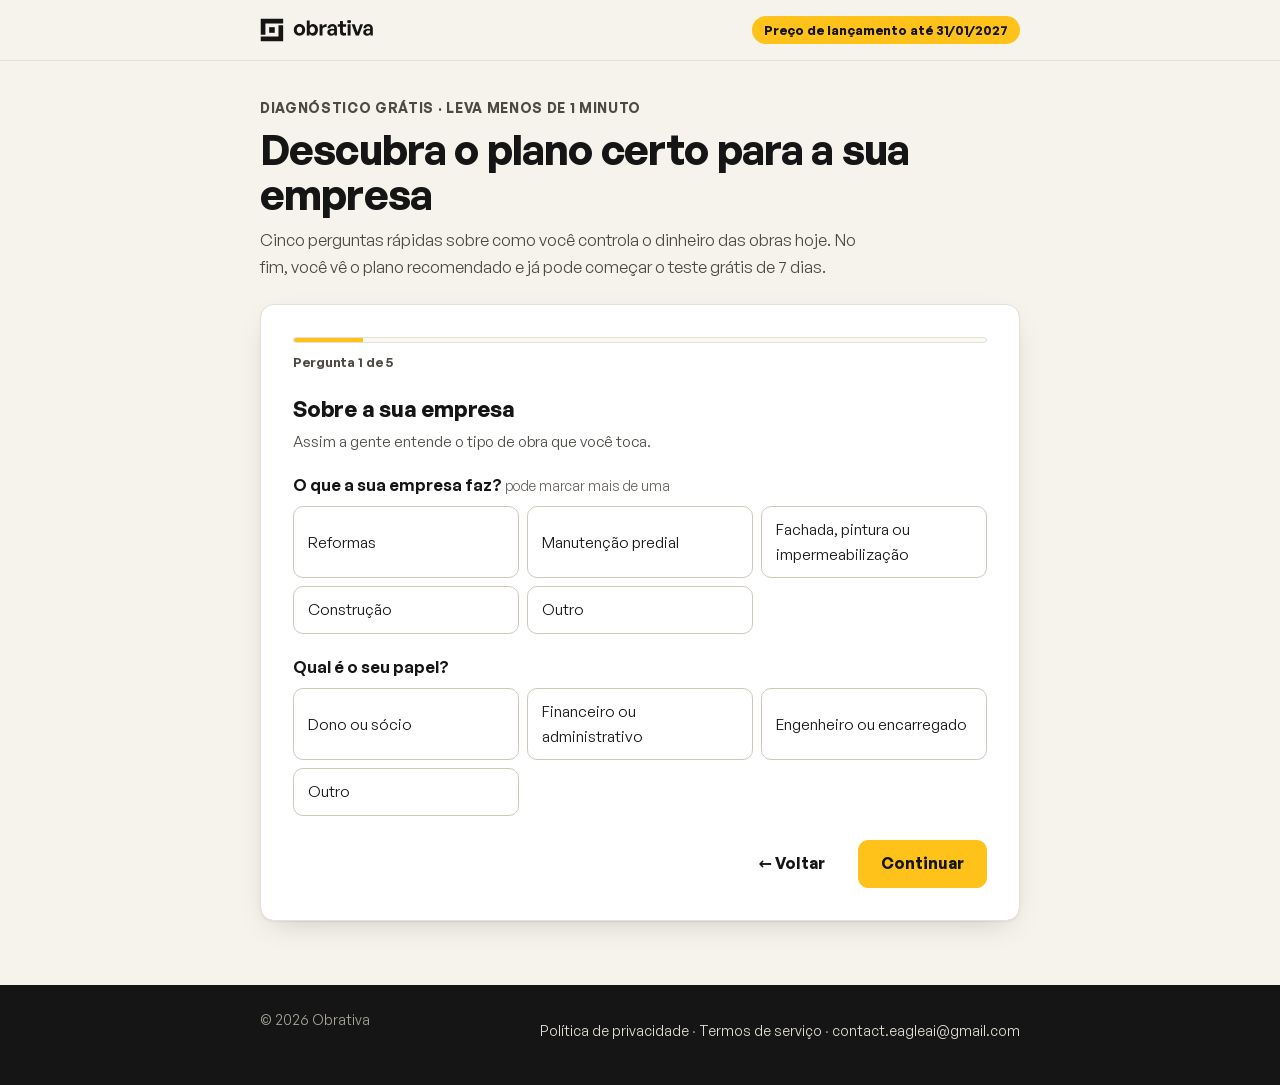
<file: diagnostico.html>
<!doctype html>
<html lang="pt-BR">
<head>
<meta charset="utf-8">
<meta http-equiv="Content-Security-Policy" content="default-src 'self'; script-src 'self'; style-src 'self' 'unsafe-inline'; img-src 'self' data:; font-src 'self'; connect-src 'self' https://pivphkmpacgbpqodjnds.supabase.co; object-src 'none'; base-uri 'self'; form-action 'self' mailto:">
<meta name="referrer" content="strict-origin-when-cross-origin">
<meta name="viewport" content="width=device-width, initial-scale=1">
<title>Diagnóstico grátis · Obrativa</title>
<meta name="description" content="Responda 5 perguntas rápidas e veja qual plano do Obrativa serve para a sua empresa de obras e reformas. Leva menos de 1 minuto.">
<meta name="theme-color" content="#151515">
<link rel="icon" href="assets/favicon.svg" type="image/svg+xml">
<link rel="preload" href="assets/GeneralSans-Variable.woff2" as="font" type="font/woff2" crossorigin>
<link rel="stylesheet" href="assets/diagnostico.css">
</head>
<body>
<header class="topo"><div class="envelope">
  <a href="./" class="marca"><img src="assets/obrativa-horizontal.svg" alt="Obrativa, voltar ao site" width="114" height="24"></a>
  <span class="promo-mini" data-promo>Preço de lançamento até 31/01/2027</span>
</div></header>

<main class="envelope">
  <div class="cabeca">
    <p class="sobretitulo">Diagnóstico grátis · leva menos de 1 minuto</p>
    <h1>Descubra o plano certo para a sua empresa</h1>
    <p class="lead">Cinco perguntas rápidas sobre como você controla o dinheiro das obras hoje. No fim, você vê o plano recomendado e já pode começar o teste grátis de 7 dias.</p>
  </div>

  <form id="diag" class="cartao" novalidate>
    <div class="progresso" aria-hidden="true"><i id="barra"></i></div>
    <p class="passo-n" id="passo-n" aria-live="polite">Pergunta 1 de 5</p>

    <!-- 1 · atividade e papel -->
    <fieldset class="passo" data-passo="1">
      <legend>Sobre a sua empresa</legend>
      <p class="porque">Assim a gente entende o tipo de obra que você toca.</p>
      <div class="pergunta" data-campo="atividade" data-multi>
        <p class="rot">O que a sua empresa faz? <small>pode marcar mais de uma</small></p>
        <div class="opcoes">
          <button type="button" data-valor="Reformas">Reformas</button>
          <button type="button" data-valor="Manutenção predial">Manutenção predial</button>
          <button type="button" data-valor="Fachada, pintura ou impermeabilização">Fachada, pintura ou impermeabilização</button>
          <button type="button" data-valor="Construção">Construção</button>
          <button type="button" data-valor="Outro">Outro</button>
        </div>
      </div>
      <div class="pergunta" data-campo="papel">
        <p class="rot">Qual é o seu papel?</p>
        <div class="opcoes">
          <button type="button" data-valor="Dono ou sócio">Dono ou sócio</button>
          <button type="button" data-valor="Financeiro ou administrativo">Financeiro ou administrativo</button>
          <button type="button" data-valor="Engenheiro ou encarregado">Engenheiro ou encarregado</button>
          <button type="button" data-valor="Outro">Outro</button>
        </div>
      </div>
    </fieldset>

    <!-- 2 · tamanho -->
    <fieldset class="passo" data-passo="2" hidden>
      <legend>Tamanho da operação</legend>
      <p class="porque">Para indicar quantos usuários e quais controles fazem sentido.</p>
      <div class="pergunta" data-campo="pessoas">
        <p class="rot">Quantas pessoas trabalham na empresa?</p>
        <div class="opcoes">
          <button type="button" data-valor="Somente eu">Somente eu</button>
          <button type="button" data-valor="2 a 5">2 a 5</button>
          <button type="button" data-valor="6 a 10">6 a 10</button>
          <button type="button" data-valor="11 a 15">11 a 15</button>
          <button type="button" data-valor="Mais de 15">Mais de 15</button>
        </div>
      </div>
      <div class="pergunta" data-campo="obras">
        <p class="rot">Quantas obras você tem em andamento?</p>
        <div class="opcoes">
          <button type="button" data-valor="Nenhuma agora">Nenhuma agora</button>
          <button type="button" data-valor="1 a 2">1 a 2</button>
          <button type="button" data-valor="3 a 5">3 a 5</button>
          <button type="button" data-valor="Mais de 5">Mais de 5</button>
        </div>
      </div>
    </fieldset>

    <!-- 3 · hoje -->
    <fieldset class="passo" data-passo="3" hidden>
      <legend>Como está hoje</legend>
      <p class="porque">Para mostrar o que muda no seu dia a dia.</p>
      <div class="pergunta" data-campo="ferramenta">
        <p class="rot">Como você controla o financeiro hoje?</p>
        <div class="opcoes">
          <button type="button" data-valor="Caderno ou não controlo">Caderno, ou não controlo</button>
          <button type="button" data-valor="Planilha (Excel ou Google)">Planilha (Excel ou Google)</button>
          <button type="button" data-valor="Sistema financeiro genérico">Sistema financeiro genérico</button>
          <button type="button" data-valor="Sistema de obras">Sistema de obras</button>
        </div>
      </div>
      <div class="pergunta" data-campo="dificuldades" data-multi>
        <p class="rot">O que mais pesa hoje? <small>pode marcar mais de uma</small></p>
        <div class="opcoes">
          <button type="button" data-valor="Saber o saldo e o fluxo de caixa">Saber o saldo e o fluxo de caixa</button>
          <button type="button" data-valor="Saber quanto cada obra recebeu e gastou">Saber quanto cada obra recebeu e gastou</button>
          <button type="button" data-valor="Contas a pagar e a receber">Contas a pagar e a receber</button>
          <button type="button" data-valor="Controlar o que já paguei aos empreiteiros">Controlar o que já paguei aos empreiteiros</button>
          <button type="button" data-valor="Separar o dinheiro da empresa e das obras">Separar o dinheiro da empresa e das obras</button>
        </div>
      </div>
    </fieldset>

    <!-- 4 · detalhes -->
    <fieldset class="passo" data-passo="4" hidden>
      <legend>Mais dois detalhes</legend>
      <p class="porque">Eles definem se o plano Gestão basta ou se o Completo vale a pena.</p>
      <div class="pergunta" data-campo="empreiteiros">
        <p class="rot">Você trabalha com empreiteiros ou paga por medição?</p>
        <div class="opcoes duas"><button type="button" data-valor="Sim">Sim</button><button type="button" data-valor="Não">Não</button></div>
      </div>
      <div class="pergunta" data-campo="cnpjs">
        <p class="rot">Você tem mais de uma empresa (CNPJ)?</p>
        <div class="opcoes duas"><button type="button" data-valor="Sim">Sim</button><button type="button" data-valor="Não">Não</button></div>
      </div>
      <div class="pergunta" data-campo="interesse">
        <p class="rot">O que você quer agora?</p>
        <div class="opcoes">
          <button type="button" data-valor="Começar o teste grátis">Começar o teste grátis</button>
          <button type="button" data-valor="Ver uma demonstração com alguém">Ver uma demonstração com alguém</button>
          <button type="button" data-valor="Já quero contratar">Já quero contratar</button>
        </div>
      </div>
    </fieldset>

    <!-- 5 · contato -->
    <fieldset class="passo" data-passo="5" hidden>
      <legend>Para onde mandamos o resultado?</legend>
      <p class="porque">Último passo. Seus dados são usados só para falar com você sobre o Obrativa.</p>
      <div class="campos">
        <label class="campo"><span>Seu nome</span><input name="nome" autocomplete="name" required maxlength="120"></label>
        <label class="campo"><span>Empresa <small>(opcional)</small></span><input name="empresa" autocomplete="organization" maxlength="120"></label>
        <label class="campo"><span>WhatsApp com DDD</span><input name="whatsapp" type="tel" inputmode="tel" autocomplete="tel" placeholder="(31) 99999-9999" maxlength="16"></label>
        <label class="campo"><span>E-mail</span><input name="email" type="email" inputmode="email" autocomplete="email" required maxlength="120"></label>
        <label class="campo"><span>Cidade / UF <small>(opcional)</small></span><input name="cidade" autocomplete="address-level2" placeholder="Ex.: Belo Horizonte / MG" maxlength="80"></label>
        <label class="armadilha" aria-hidden="true">Não preencha<input name="site" tabindex="-1" autocomplete="off"></label>
      </div>
      <label class="check"><input type="checkbox" name="novidades"> Quero receber novidades e dicas de gestão financeira de obras</label>
      <p class="lgpd">Ao enviar, você concorda em receber o contato da equipe Obrativa sobre este pedido. Não compartilhamos seus dados. Veja a <a href="privacidade.html">Política de privacidade</a>.</p>
    </fieldset>

    <p class="erro" id="erro" role="alert" hidden></p>
    <div class="botoes">
      <button type="button" class="btn fant" id="voltar" hidden>← Voltar</button>
      <button type="button" class="btn prim" id="avancar">Continuar</button>
    </div>
  </form>

  <!-- Resultado -->
  <section class="cartao resultado" id="resultado" hidden aria-live="polite">
    <p class="sobretitulo">Seu resultado</p>
    <h2>Plano recomendado: <span id="r-plano">Gestão</span></h2>
    <p id="r-porque" class="lead"></p>
    <div class="r-preco">
      <span class="riscado" id="r-regular">R$ 199,90</span>
      <b id="r-promo">R$ 149,90</b><span>por mês</span>
    </div>
    <p class="r-dia" id="r-dia">cerca de R$ 5,00 por dia, nos primeiros 12 meses</p>
    <p class="promo-linha" data-promo>Preço especial de lançamento para quem assinar até 31/01/2027. <span data-contador></span></p>
    <div class="botoes">
      <a class="btn prim" id="r-teste" href="https://eagleaiagency.github.io/obrativa.github.io/?plano=gestao">Começar o teste grátis de 7 dias</a>
      <a class="btn fant" href="./#planos">Comparar os planos</a>
    </div>
    <p class="r-envio" id="r-envio"></p>
  </section>
</main>

<footer class="pe"><div class="envelope"><span>© 2026 Obrativa</span><nav><a href="privacidade.html">Política de privacidade</a> · <a href="termos.html">Termos de serviço</a> · <a href="mailto:contact.eagleai@gmail.com">contact.eagleai@gmail.com</a></nav></div></footer>
<script src="assets/diagnostico.js" defer></script>
</body>
</html>
</file>
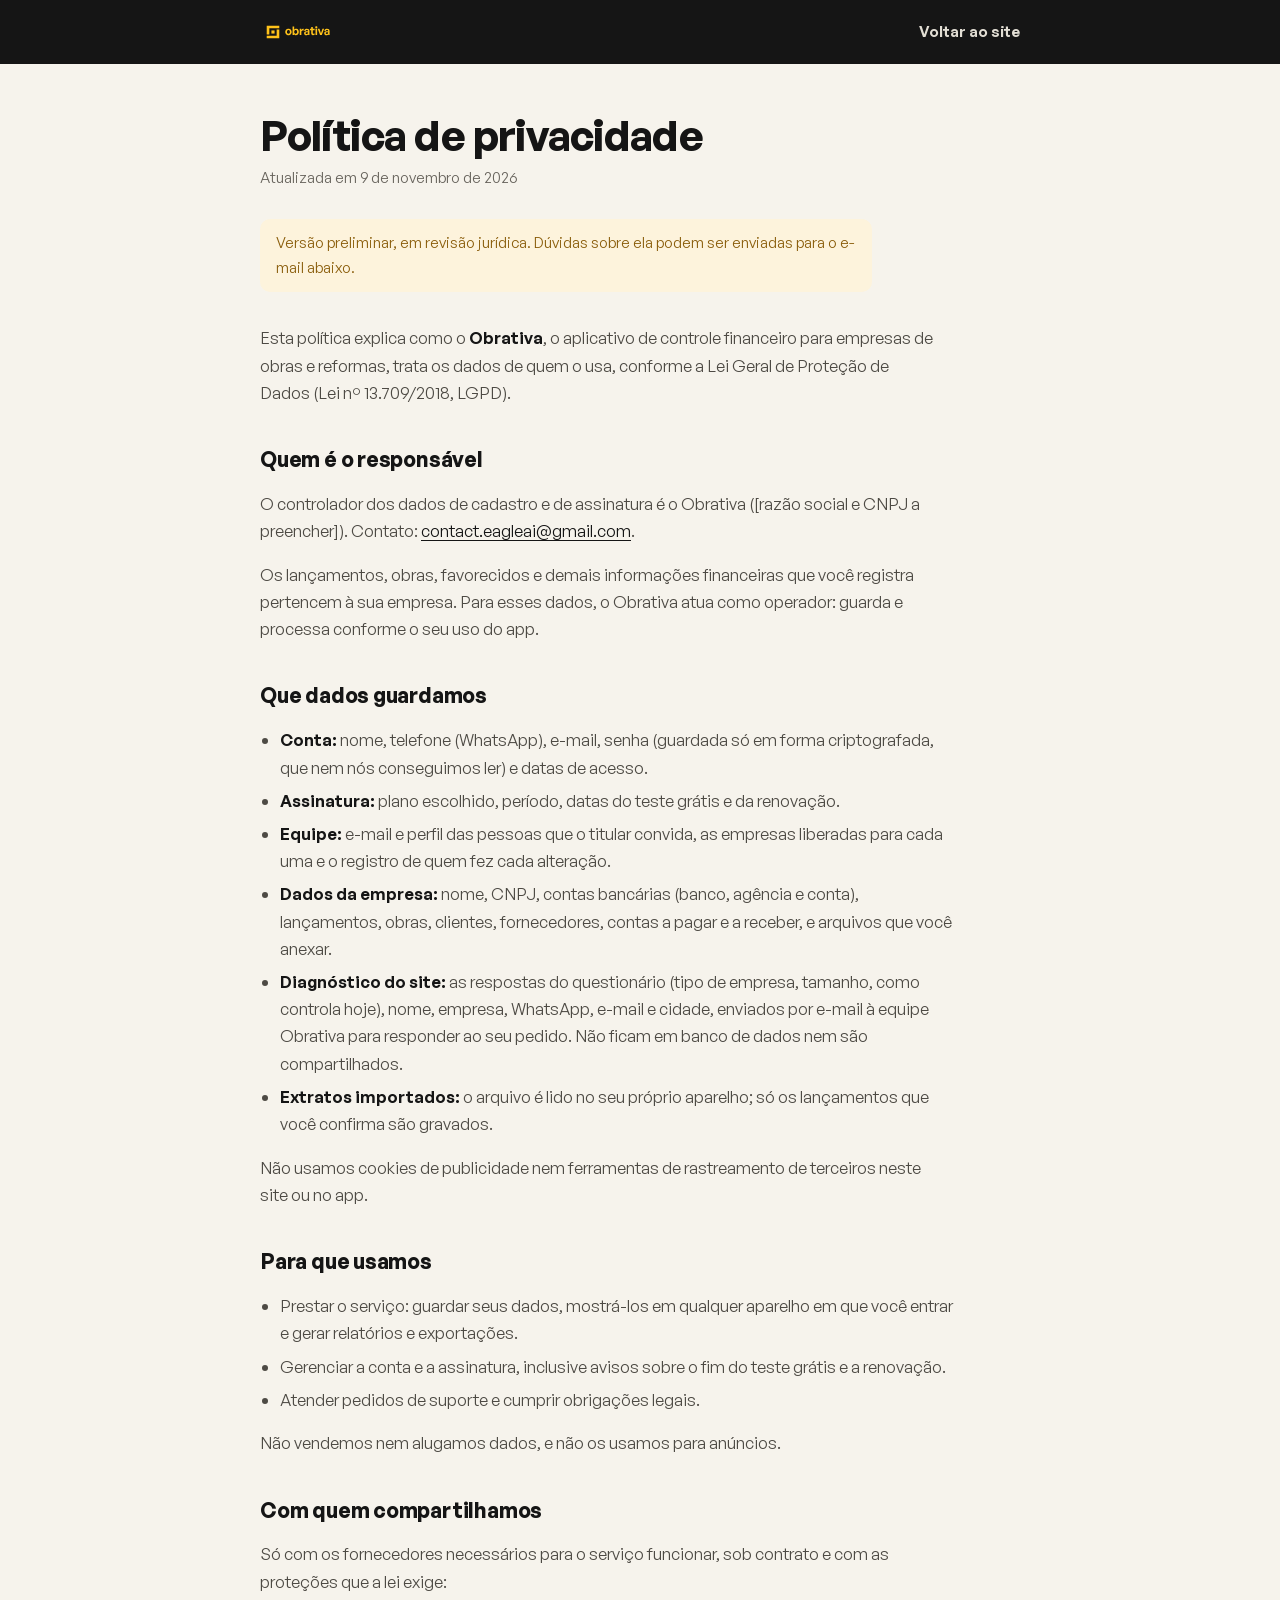
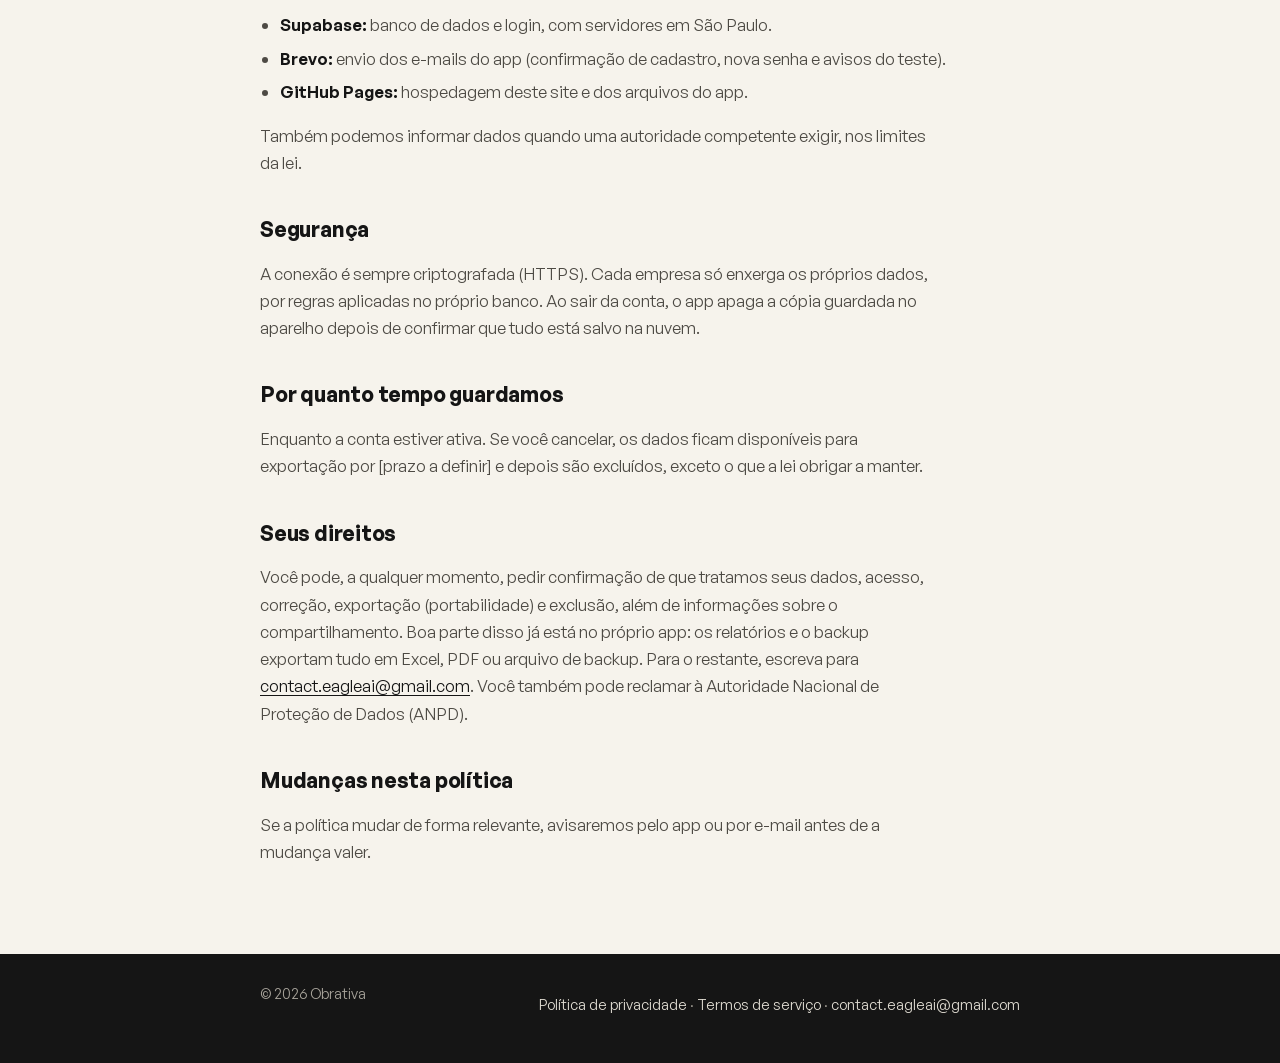
<file: privacidade.html>
<!doctype html>
<html lang="pt-BR">
<head>
<meta charset="utf-8">
<meta http-equiv="Content-Security-Policy" content="default-src 'self'; script-src 'self' 'unsafe-inline'; style-src 'self' 'unsafe-inline'; img-src 'self' data:; media-src 'self'; font-src 'self'; connect-src 'self'; object-src 'none'; base-uri 'self'; form-action 'self'">
<meta name="referrer" content="strict-origin-when-cross-origin">
<script>if (window.top !== window.self) { document.documentElement.style.display = 'none'; try { window.top.location = window.self.location.href } catch (e) {} }</script>
<meta name="viewport" content="width=device-width, initial-scale=1">
<title>Política de privacidade · Obrativa</title>
<meta name="description" content="Como o Obrativa trata os dados da sua empresa: o que guardamos, para quê, com quem compartilhamos e como exercer seus direitos pela LGPD.">
<meta name="theme-color" content="#151515">
<link rel="icon" href="assets/favicon.svg" type="image/svg+xml">
<link rel="stylesheet" href="assets/legal.css">
</head>
<body>
<header class="topo"><div class="envelope"><a href="./"><img src="assets/obrativa-horizontal-reverso.svg" alt="Obrativa, voltar ao site" width="76" height="26"></a><a class="voltar" href="./">Voltar ao site</a></div></header>
<main class="envelope">
<h1>Política de privacidade</h1>
<p class="atualizado">Atualizada em 9 de novembro de 2026</p>
<p class="previa">Versão preliminar, em revisão jurídica. Dúvidas sobre ela podem ser enviadas para o e-mail abaixo.</p>

<p>Esta política explica como o <b>Obrativa</b>, o aplicativo de controle financeiro para empresas de obras e reformas, trata os dados de quem o usa, conforme a Lei Geral de Proteção de Dados (Lei nº 13.709/2018, LGPD).</p>

<h2>Quem é o responsável</h2>
<p>O controlador dos dados de cadastro e de assinatura é o Obrativa ([razão social e CNPJ a preencher]). Contato: <a href="mailto:contact.eagleai@gmail.com">contact.eagleai@gmail.com</a>.</p>
<p>Os lançamentos, obras, favorecidos e demais informações financeiras que você registra pertencem à sua empresa. Para esses dados, o Obrativa atua como operador: guarda e processa conforme o seu uso do app.</p>

<h2>Que dados guardamos</h2>
<ul>
  <li><b>Conta:</b> nome, telefone (WhatsApp), e-mail, senha (guardada só em forma criptografada, que nem nós conseguimos ler) e datas de acesso.</li>
  <li><b>Assinatura:</b> plano escolhido, período, datas do teste grátis e da renovação.</li>
  <li><b>Equipe:</b> e-mail e perfil das pessoas que o titular convida, as empresas liberadas para cada uma e o registro de quem fez cada alteração.</li>
  <li><b>Dados da empresa:</b> nome, CNPJ, contas bancárias (banco, agência e conta), lançamentos, obras, clientes, fornecedores, contas a pagar e a receber, e arquivos que você anexar.</li>
  <li><b>Diagnóstico do site:</b> as respostas do questionário (tipo de empresa, tamanho, como controla hoje), nome, empresa, WhatsApp, e-mail e cidade, enviados por e-mail à equipe Obrativa para responder ao seu pedido. Não ficam em banco de dados nem são compartilhados.</li>
  <li><b>Extratos importados:</b> o arquivo é lido no seu próprio aparelho; só os lançamentos que você confirma são gravados.</li>
</ul>
<p>Não usamos cookies de publicidade nem ferramentas de rastreamento de terceiros neste site ou no app.</p>

<h2>Para que usamos</h2>
<ul>
  <li>Prestar o serviço: guardar seus dados, mostrá-los em qualquer aparelho em que você entrar e gerar relatórios e exportações.</li>
  <li>Gerenciar a conta e a assinatura, inclusive avisos sobre o fim do teste grátis e a renovação.</li>
  <li>Atender pedidos de suporte e cumprir obrigações legais.</li>
</ul>
<p>Não vendemos nem alugamos dados, e não os usamos para anúncios.</p>

<h2>Com quem compartilhamos</h2>
<p>Só com os fornecedores necessários para o serviço funcionar, sob contrato e com as proteções que a lei exige:</p>
<ul>
  <li><b>Supabase:</b> banco de dados e login, com servidores em São Paulo.</li>
  <li><b>Brevo:</b> envio dos e-mails do app (confirmação de cadastro, nova senha e avisos do teste).</li>
  <li><b>GitHub Pages:</b> hospedagem deste site e dos arquivos do app.</li>
</ul>
<p>Também podemos informar dados quando uma autoridade competente exigir, nos limites da lei.</p>

<h2>Segurança</h2>
<p>A conexão é sempre criptografada (HTTPS). Cada empresa só enxerga os próprios dados, por regras aplicadas no próprio banco. Ao sair da conta, o app apaga a cópia guardada no aparelho depois de confirmar que tudo está salvo na nuvem.</p>

<h2>Por quanto tempo guardamos</h2>
<p>Enquanto a conta estiver ativa. Se você cancelar, os dados ficam disponíveis para exportação por [prazo a definir] e depois são excluídos, exceto o que a lei obrigar a manter.</p>

<h2>Seus direitos</h2>
<p>Você pode, a qualquer momento, pedir confirmação de que tratamos seus dados, acesso, correção, exportação (portabilidade) e exclusão, além de informações sobre o compartilhamento. Boa parte disso já está no próprio app: os relatórios e o backup exportam tudo em Excel, PDF ou arquivo de backup. Para o restante, escreva para <a href="mailto:contact.eagleai@gmail.com">contact.eagleai@gmail.com</a>. Você também pode reclamar à Autoridade Nacional de Proteção de Dados (ANPD).</p>

<h2>Mudanças nesta política</h2>
<p>Se a política mudar de forma relevante, avisaremos pelo app ou por e-mail antes de a mudança valer.</p>
</main>
<footer class="pe"><div class="envelope"><span>© 2026 Obrativa</span><nav><a href="privacidade.html">Política de privacidade</a> · <a href="termos.html">Termos de serviço</a> · <a href="mailto:contact.eagleai@gmail.com">contact.eagleai@gmail.com</a></nav></div></footer>
</body>
</html>
</file>
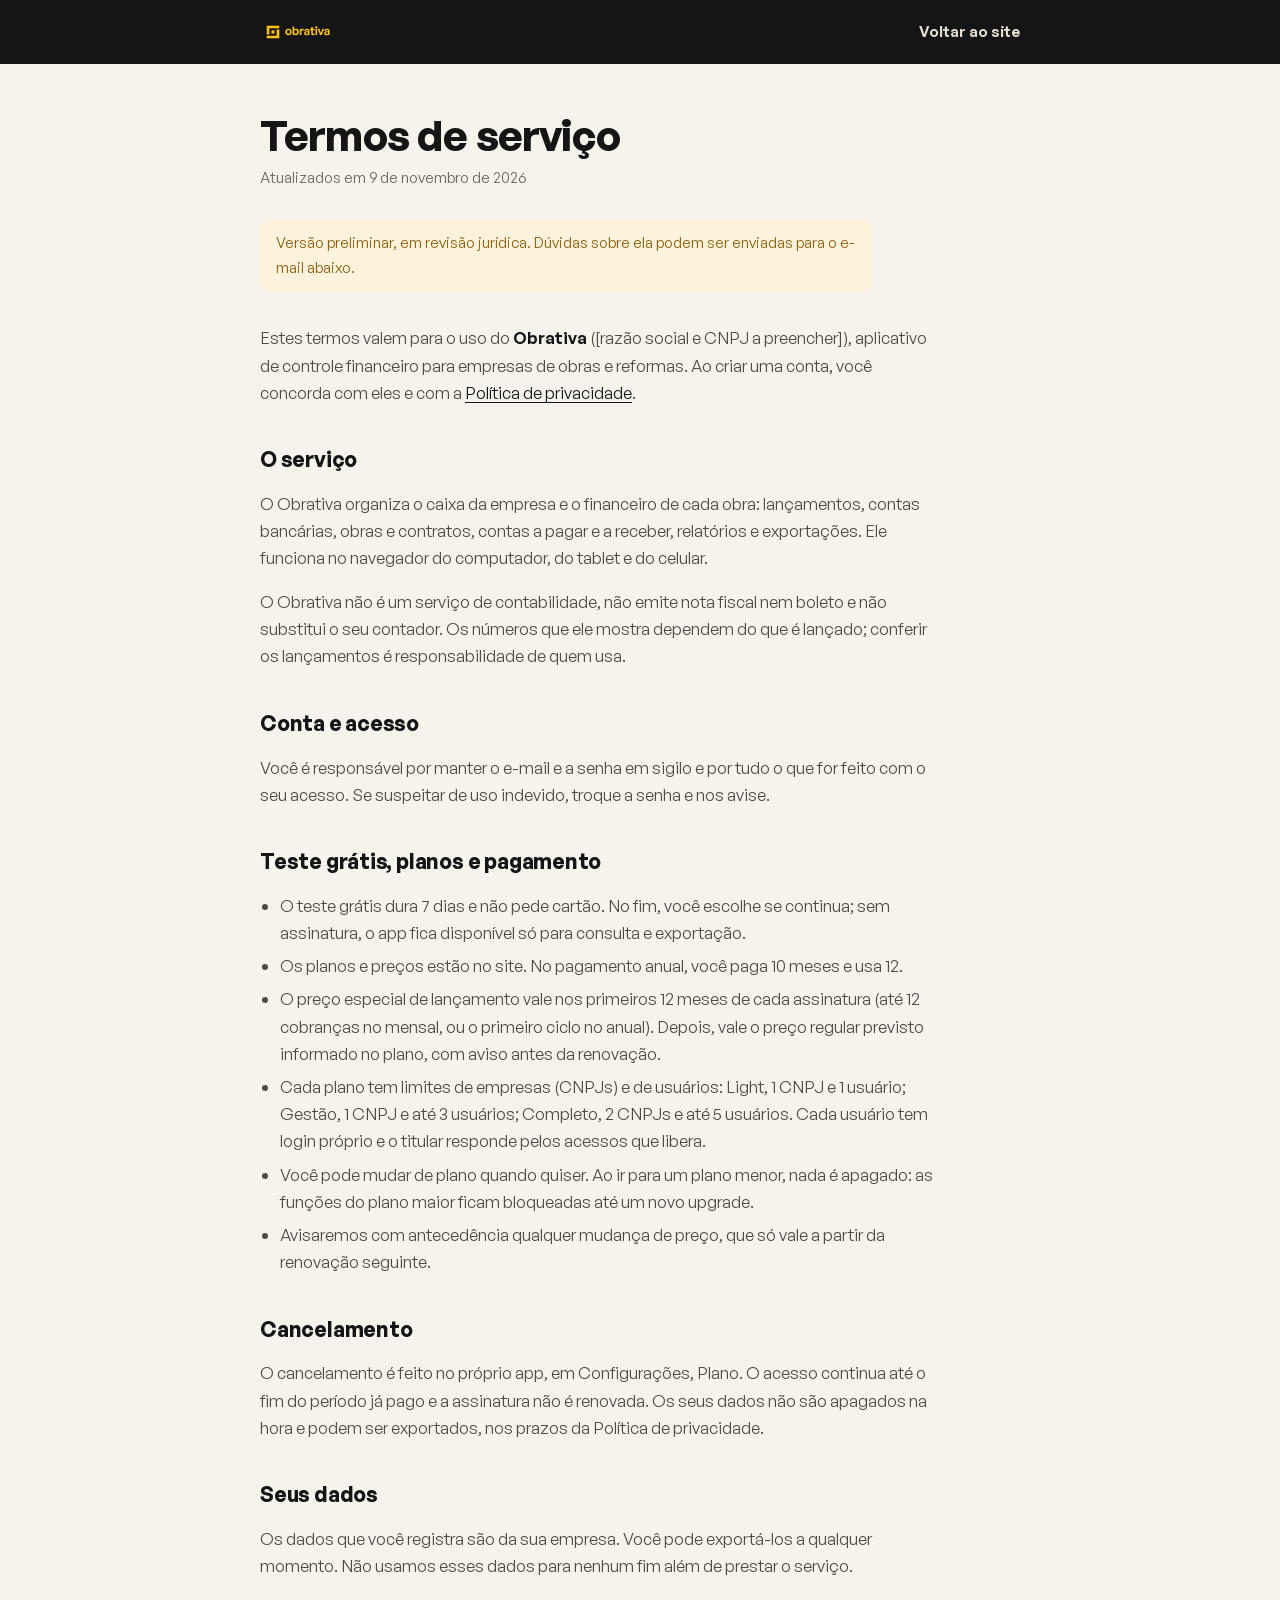
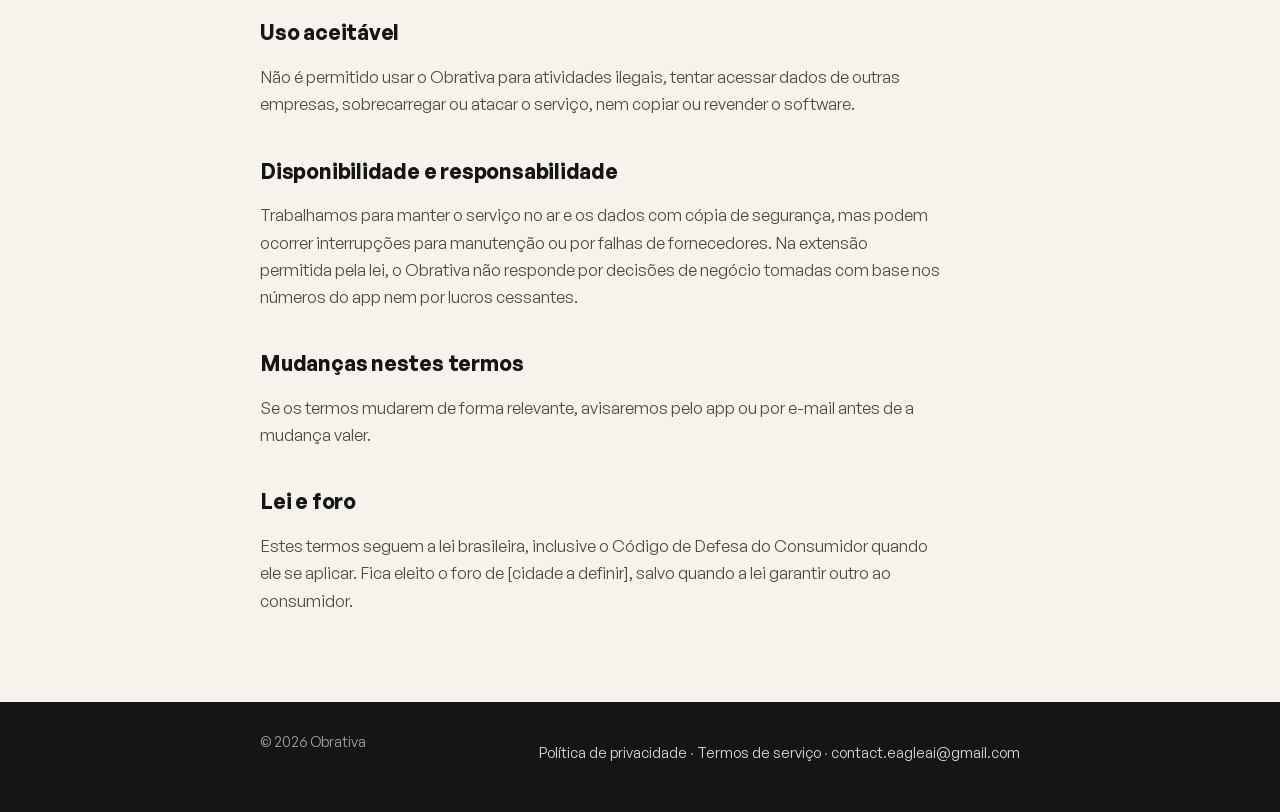
<file: termos.html>
<!doctype html>
<html lang="pt-BR">
<head>
<meta charset="utf-8">
<meta http-equiv="Content-Security-Policy" content="default-src 'self'; script-src 'self' 'unsafe-inline'; style-src 'self' 'unsafe-inline'; img-src 'self' data:; media-src 'self'; font-src 'self'; connect-src 'self'; object-src 'none'; base-uri 'self'; form-action 'self'">
<meta name="referrer" content="strict-origin-when-cross-origin">
<script>if (window.top !== window.self) { document.documentElement.style.display = 'none'; try { window.top.location = window.self.location.href } catch (e) {} }</script>
<meta name="viewport" content="width=device-width, initial-scale=1">
<title>Termos de serviço · Obrativa</title>
<meta name="description" content="As regras de uso do Obrativa: teste grátis, planos, pagamento, cancelamento, seus dados e responsabilidades.">
<meta name="theme-color" content="#151515">
<link rel="icon" href="assets/favicon.svg" type="image/svg+xml">
<link rel="stylesheet" href="assets/legal.css">
</head>
<body>
<header class="topo"><div class="envelope"><a href="./"><img src="assets/obrativa-horizontal-reverso.svg" alt="Obrativa, voltar ao site" width="76" height="26"></a><a class="voltar" href="./">Voltar ao site</a></div></header>
<main class="envelope">
<h1>Termos de serviço</h1>
<p class="atualizado">Atualizados em 9 de novembro de 2026</p>
<p class="previa">Versão preliminar, em revisão jurídica. Dúvidas sobre ela podem ser enviadas para o e-mail abaixo.</p>

<p>Estes termos valem para o uso do <b>Obrativa</b> ([razão social e CNPJ a preencher]), aplicativo de controle financeiro para empresas de obras e reformas. Ao criar uma conta, você concorda com eles e com a <a href="privacidade.html">Política de privacidade</a>.</p>

<h2>O serviço</h2>
<p>O Obrativa organiza o caixa da empresa e o financeiro de cada obra: lançamentos, contas bancárias, obras e contratos, contas a pagar e a receber, relatórios e exportações. Ele funciona no navegador do computador, do tablet e do celular.</p>
<p>O Obrativa não é um serviço de contabilidade, não emite nota fiscal nem boleto e não substitui o seu contador. Os números que ele mostra dependem do que é lançado; conferir os lançamentos é responsabilidade de quem usa.</p>

<h2>Conta e acesso</h2>
<p>Você é responsável por manter o e-mail e a senha em sigilo e por tudo o que for feito com o seu acesso. Se suspeitar de uso indevido, troque a senha e nos avise.</p>

<h2>Teste grátis, planos e pagamento</h2>
<ul>
  <li>O teste grátis dura 7 dias e não pede cartão. No fim, você escolhe se continua; sem assinatura, o app fica disponível só para consulta e exportação.</li>
  <li>Os planos e preços estão no site. No pagamento anual, você paga 10 meses e usa 12.</li>
  <li>O preço especial de lançamento vale nos primeiros 12 meses de cada assinatura (até 12 cobranças no mensal, ou o primeiro ciclo no anual). Depois, vale o preço regular previsto informado no plano, com aviso antes da renovação.</li>
  <li>Cada plano tem limites de empresas (CNPJs) e de usuários: Light, 1 CNPJ e 1 usuário; Gestão, 1 CNPJ e até 3 usuários; Completo, 2 CNPJs e até 5 usuários. Cada usuário tem login próprio e o titular responde pelos acessos que libera.</li>
  <li>Você pode mudar de plano quando quiser. Ao ir para um plano menor, nada é apagado: as funções do plano maior ficam bloqueadas até um novo upgrade.</li>
  <li>Avisaremos com antecedência qualquer mudança de preço, que só vale a partir da renovação seguinte.</li>
</ul>

<h2>Cancelamento</h2>
<p>O cancelamento é feito no próprio app, em Configurações, Plano. O acesso continua até o fim do período já pago e a assinatura não é renovada. Os seus dados não são apagados na hora e podem ser exportados, nos prazos da Política de privacidade.</p>

<h2>Seus dados</h2>
<p>Os dados que você registra são da sua empresa. Você pode exportá-los a qualquer momento. Não usamos esses dados para nenhum fim além de prestar o serviço.</p>

<h2>Uso aceitável</h2>
<p>Não é permitido usar o Obrativa para atividades ilegais, tentar acessar dados de outras empresas, sobrecarregar ou atacar o serviço, nem copiar ou revender o software.</p>

<h2>Disponibilidade e responsabilidade</h2>
<p>Trabalhamos para manter o serviço no ar e os dados com cópia de segurança, mas podem ocorrer interrupções para manutenção ou por falhas de fornecedores. Na extensão permitida pela lei, o Obrativa não responde por decisões de negócio tomadas com base nos números do app nem por lucros cessantes.</p>

<h2>Mudanças nestes termos</h2>
<p>Se os termos mudarem de forma relevante, avisaremos pelo app ou por e-mail antes de a mudança valer.</p>

<h2>Lei e foro</h2>
<p>Estes termos seguem a lei brasileira, inclusive o Código de Defesa do Consumidor quando ele se aplicar. Fica eleito o foro de [cidade a definir], salvo quando a lei garantir outro ao consumidor.</p>
</main>
<footer class="pe"><div class="envelope"><span>© 2026 Obrativa</span><nav><a href="privacidade.html">Política de privacidade</a> · <a href="termos.html">Termos de serviço</a> · <a href="mailto:contact.eagleai@gmail.com">contact.eagleai@gmail.com</a></nav></div></footer>
</body>
</html>
</file>
<file: assets/diagnostico.css>
@font-face { font-family: "General Sans"; src: url("GeneralSans-Variable.woff2") format("woff2"); font-weight: 200 700; font-display: swap; }
:root {
  --amarelo: #ffc21a; --amarelo-pressionado: #f2b200; --amarelo-fundo: #fff4d1; --preto: #151515;
  --cal: #f6f3ec; --papel: #ffffff; --papel-2: #faf8f3; --filete: #e6e1d6; --filete-forte: #cfc9bc;
  --tinta-2: #4d4a44; --tinta-3: #67635c; --terracota: #b5452f; --musgo: #3d7a3a;
  --sombra: 0 1px 2px rgb(21 21 21 / 0.06), 0 10px 30px -14px rgb(21 21 21 / 0.25);
  --sai: cubic-bezier(0.16, 1, 0.3, 1);
}
* { box-sizing: border-box; }
html { -webkit-text-size-adjust: 100%; }
body { margin: 0; background: var(--cal); color: var(--preto); font: 400 16.5px/1.6 "General Sans", "Segoe UI", system-ui, -apple-system, Roboto, Arial, sans-serif; }
.envelope { width: min(760px, 100% - 32px); margin-inline: auto; }
.topo { border-bottom: 1px solid var(--filete); }
.topo .envelope { display: flex; align-items: center; justify-content: space-between; gap: 12px; min-height: 60px; }
.topo img { display: block; height: 24px; width: auto; }
.promo-mini { font-size: 13px; font-weight: 650; background: var(--amarelo); border-radius: 999px; padding: 4px 12px; }
main { padding: 36px 0 64px; }
.sobretitulo { margin: 0 0 8px; font-size: 13.5px; font-weight: 650; letter-spacing: 0.05em; text-transform: uppercase; color: var(--tinta-2); }
h1 { margin: 0 0 10px; font-size: clamp(30px, 6vw, 42px); line-height: 1.08; letter-spacing: -0.02em; font-weight: 650; }
h2 { margin: 0 0 10px; font-size: clamp(24px, 4.5vw, 32px); line-height: 1.15; letter-spacing: -0.015em; }
.lead { margin: 0; color: var(--tinta-2); max-width: 60ch; }
.cabeca { margin-bottom: 24px; }
.cartao { background: var(--papel); border: 1px solid var(--filete); border-radius: 14px; padding: clamp(18px, 4vw, 32px); box-shadow: var(--sombra); }
.progresso { height: 6px; border-radius: 3px; background: var(--papel-2); border: 1px solid var(--filete); overflow: hidden; }
.progresso i { display: block; height: 100%; width: 10%; background: var(--amarelo); transition: width 0.4s var(--sai); }
.passo-n { margin: 8px 0 18px; font-size: 13.5px; font-weight: 600; color: var(--tinta-2); }
.passo { border: 0; padding: 0; margin: 0; }
.passo legend { padding: 0; font-size: 22px; font-weight: 650; letter-spacing: -0.01em; }
.porque { margin: 4px 0 18px; font-size: 15px; color: var(--tinta-2); }
.pergunta + .pergunta { margin-top: 20px; }
.rot { margin: 0 0 8px; font-weight: 600; }
.rot small { font-weight: 400; color: var(--tinta-3); }
.opcoes { display: grid; grid-template-columns: repeat(auto-fill, minmax(200px, 1fr)); gap: 8px; }
.opcoes.duas { grid-template-columns: repeat(2, minmax(0, 160px)); }
.opcoes button {
  min-height: 48px; padding: 10px 14px; text-align: left; font: inherit; font-size: 15.5px; color: var(--preto); cursor: pointer;
  background: var(--papel); border: 1.5px solid var(--filete-forte); border-radius: 10px; transition: border-color 0.15s, background-color 0.15s;
}
.opcoes button:hover { border-color: var(--preto); }
.opcoes button[aria-pressed="true"] { background: var(--amarelo-fundo); border-color: var(--preto); box-shadow: inset 0 0 0 1px var(--preto); font-weight: 600; }
.opcoes button:focus-visible, .btn:focus-visible, input:focus-visible { outline: 2px solid var(--preto); outline-offset: 2px; }
.campos { display: grid; grid-template-columns: 1fr 1fr; gap: 12px; }
.campo { display: flex; flex-direction: column; gap: 4px; font-size: 14.5px; font-weight: 600; }
.campo small { font-weight: 400; color: var(--tinta-3); }
.campo input { min-height: 46px; padding: 10px 12px; font: inherit; font-weight: 400; font-size: 16px; border: 1.5px solid var(--filete-forte); border-radius: 8px; background: var(--papel); }
.armadilha { position: absolute; left: -9999px; width: 1px; height: 1px; overflow: hidden; }
.check { display: flex; gap: 8px; align-items: flex-start; margin-top: 14px; font-size: 14.5px; color: var(--tinta-2); }
.check input { width: 20px; height: 20px; margin: 1px 0 0; flex: none; }
.lgpd { margin: 12px 0 0; font-size: 13.5px; color: var(--tinta-3); }
.lgpd a, .r-envio a { color: var(--preto); }
.erro { margin: 16px 0 0; color: var(--terracota); font-weight: 600; font-size: 15px; }
.botoes { display: flex; flex-wrap: wrap; gap: 10px; justify-content: flex-end; margin-top: 24px; }
.btn { display: inline-flex; align-items: center; justify-content: center; min-height: 48px; padding: 0 22px; border-radius: 10px; font: inherit; font-weight: 650; font-size: 16px; text-decoration: none; cursor: pointer; border: 1.5px solid var(--preto); background: var(--papel); color: var(--preto); }
.btn.prim { background: var(--amarelo); border-color: var(--amarelo); }
.btn.prim:hover { background: var(--amarelo-pressionado); border-color: var(--amarelo-pressionado); }
.btn.fant { border-color: transparent; background: none; }
.btn:disabled { opacity: 0.6; cursor: wait; }
.resultado h2 span { background: linear-gradient(transparent 60%, var(--amarelo) 60%); }
.r-preco { display: flex; align-items: baseline; gap: 10px; margin-top: 18px; }
.r-preco b { font-size: 38px; letter-spacing: -0.02em; }
.r-preco span:last-child { color: var(--tinta-2); }
.riscado { position: relative; color: var(--tinta-3); font-size: 18px; }
.riscado::after { content: ''; position: absolute; left: -2px; right: -2px; top: 52%; height: 2px; background: var(--terracota); transform: rotate(-8deg); }
.r-dia { margin: 4px 0 0; font-weight: 600; color: var(--tinta-2); }
.promo-linha { margin: 14px 0 0; padding: 10px 14px; border-radius: 10px; background: var(--amarelo-fundo); font-size: 15px; }
.promo-linha span { font-weight: 650; }
.r-envio { margin: 18px 0 0; font-size: 14.5px; color: var(--tinta-2); }
.resultado .botoes { justify-content: flex-start; }
.pe { background: var(--preto); color: #a8a49b; padding: 24px 0 32px; font-size: 14px; }
.pe .envelope { display: flex; flex-wrap: wrap; justify-content: space-between; gap: 8px 20px; }
.pe a { color: #e2ded4; text-decoration: none; padding: 11px 0; display: inline-block; }
@media (max-width: 600px) {
  .campos { grid-template-columns: 1fr; }
  .opcoes { grid-template-columns: 1fr; }
  .botoes { flex-direction: column-reverse; }
  .botoes .btn { width: 100%; }
  .promo-mini { font-size: 12px; }
}
@media (prefers-reduced-motion: reduce) { .progresso i { transition: none; } }
</file>
<file: assets/legal.css>
@font-face {
  font-family: "General Sans";
  src: url("GeneralSans-Variable.woff2") format("woff2");
  font-weight: 200 700;
  font-display: swap;
}
:root {
  --amarelo: #ffc21a;
  --preto: #151515;
  --cal: #f6f3ec;
  --papel: #ffffff;
  --filete: #e6e1d6;
  --tinta: #151515;
  --tinta-2: #4d4a44;
  --tinta-3: #67635c;
  --ocre: #8a5d0b;
  --ocre-fundo: #fdf3dc;
}
* { box-sizing: border-box; }
html { -webkit-text-size-adjust: 100%; }
body {
  margin: 0; background: var(--cal); color: var(--tinta);
  font: 400 16.5px/1.65 "General Sans", "Segoe UI", system-ui, -apple-system, Roboto, Arial, sans-serif;
}
.topo { background: var(--preto); }
.topo .envelope { display: flex; align-items: center; justify-content: space-between; gap: 16px; height: 64px; }
.topo img { height: 26px; width: auto; display: block; }
.topo a.voltar { color: #e2ded4; text-decoration: none; font-weight: 600; font-size: 15px; padding: 12px 0; }
.topo a.voltar:hover { color: var(--amarelo); }
.envelope { width: min(760px, 100% - 32px); margin-inline: auto; }
main { padding: 48px 0 72px; }
h1 { font-size: clamp(30px, 6vw, 42px); line-height: 1.1; letter-spacing: -0.02em; margin: 0 0 8px; font-weight: 650; }
.atualizado { color: var(--tinta-3); margin: 0 0 28px; font-size: 15px; }
.previa { background: var(--ocre-fundo); color: var(--ocre); border-radius: 10px; padding: 12px 16px; margin: 0 0 32px; font-size: 15px; }
h2 { font-size: 21px; line-height: 1.3; margin: 40px 0 10px; font-weight: 650; letter-spacing: -0.01em; }
p, li { color: var(--tinta-2); max-width: 68ch; }
ul { padding-left: 1.2em; }
li + li { margin-top: 6px; }
b, strong { color: var(--tinta); font-weight: 600; }
a { color: var(--tinta); text-underline-offset: 3px; }
.pe { background: var(--preto); color: #a8a49b; padding: 28px 0 36px; font-size: 14.5px; }
.pe .envelope { display: flex; flex-wrap: wrap; gap: 8px 24px; justify-content: space-between; }
.pe a { color: #e2ded4; text-decoration: none; padding: 11px 0; display: inline-block; }
.pe a:hover { color: var(--amarelo); }
</file>
